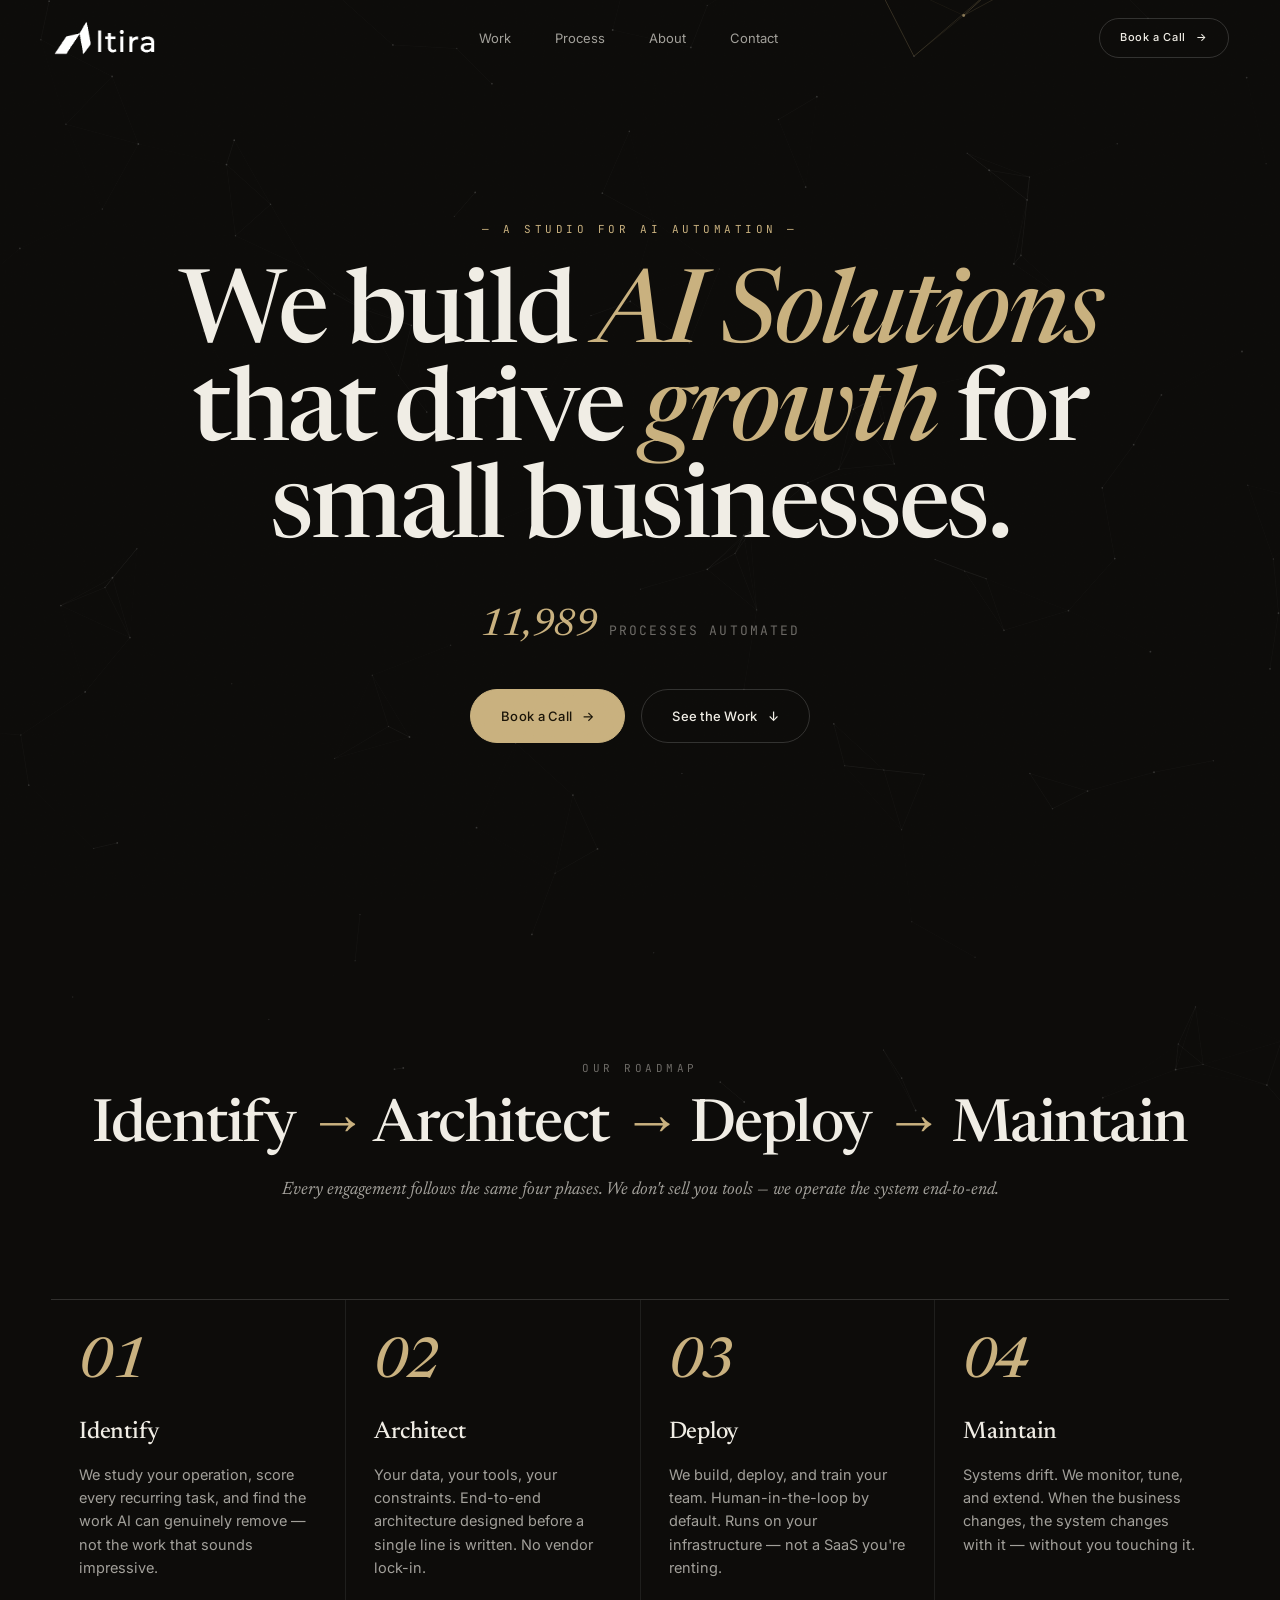
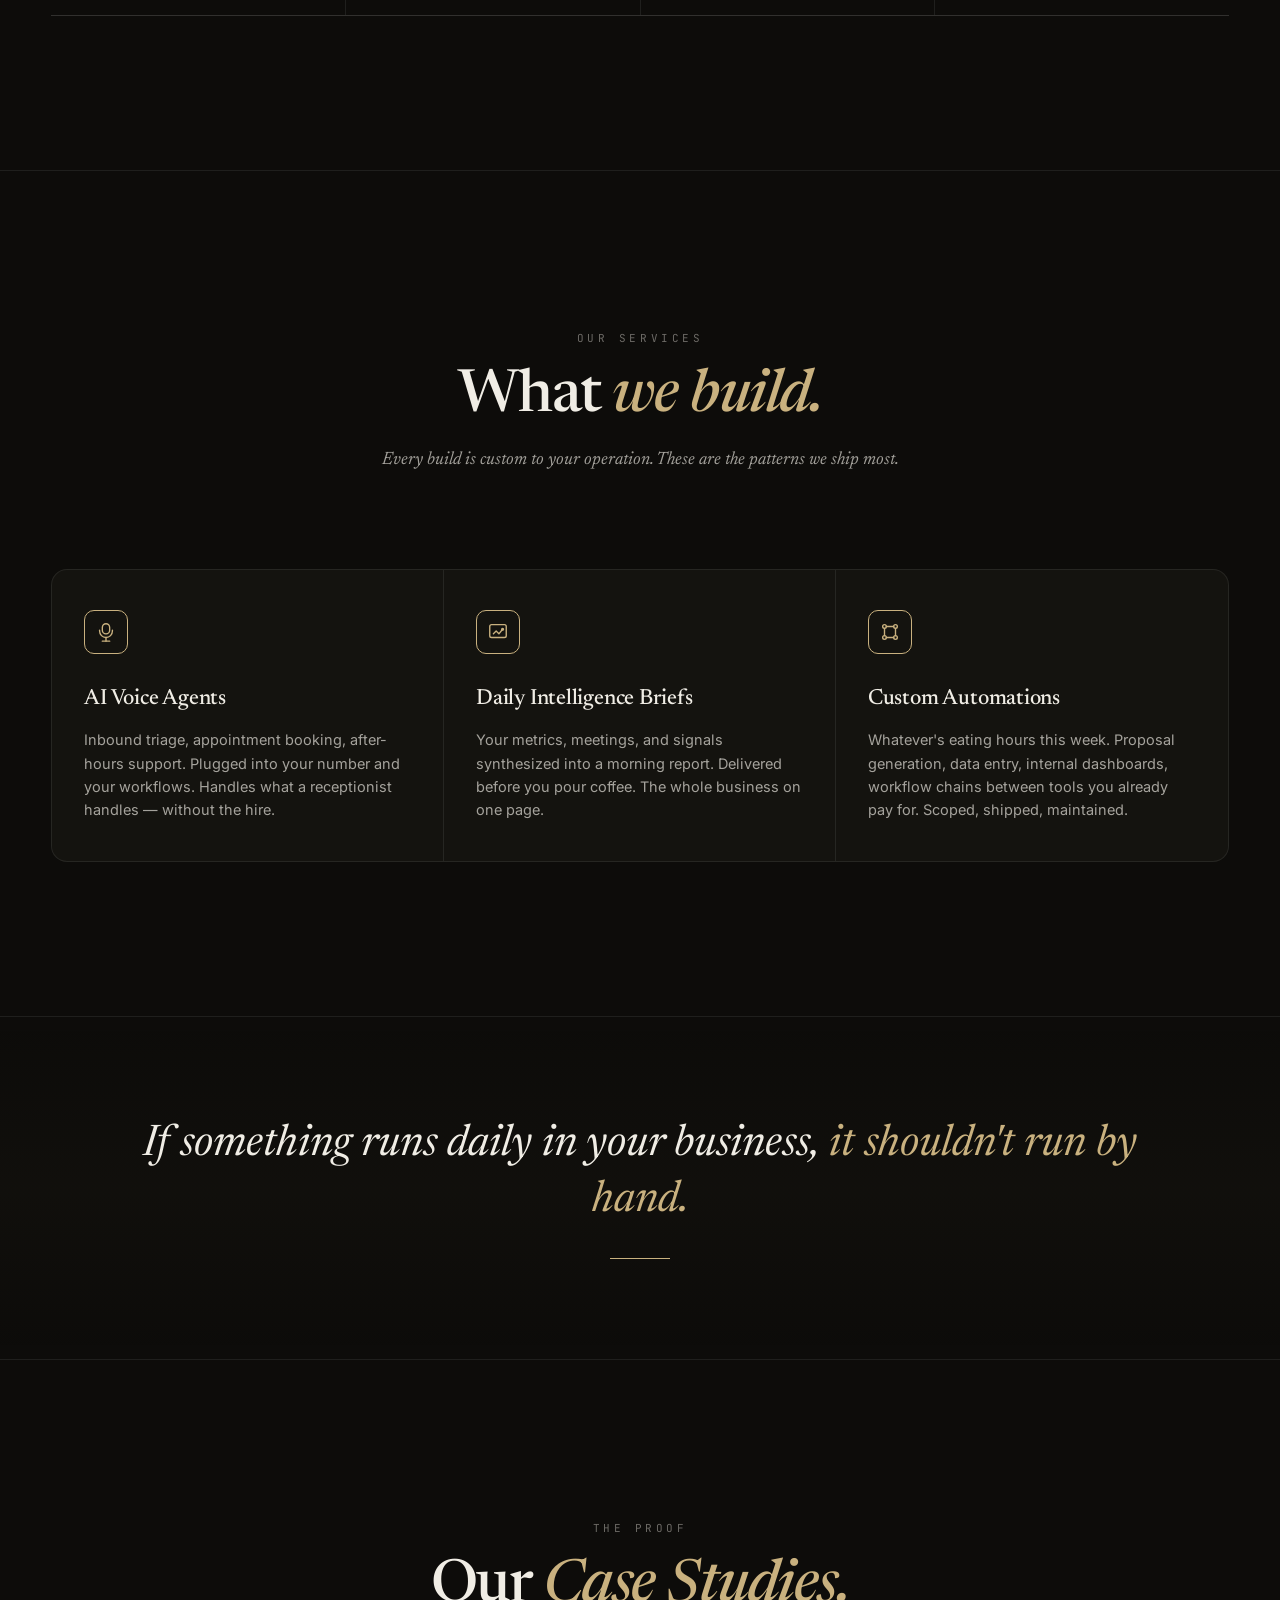
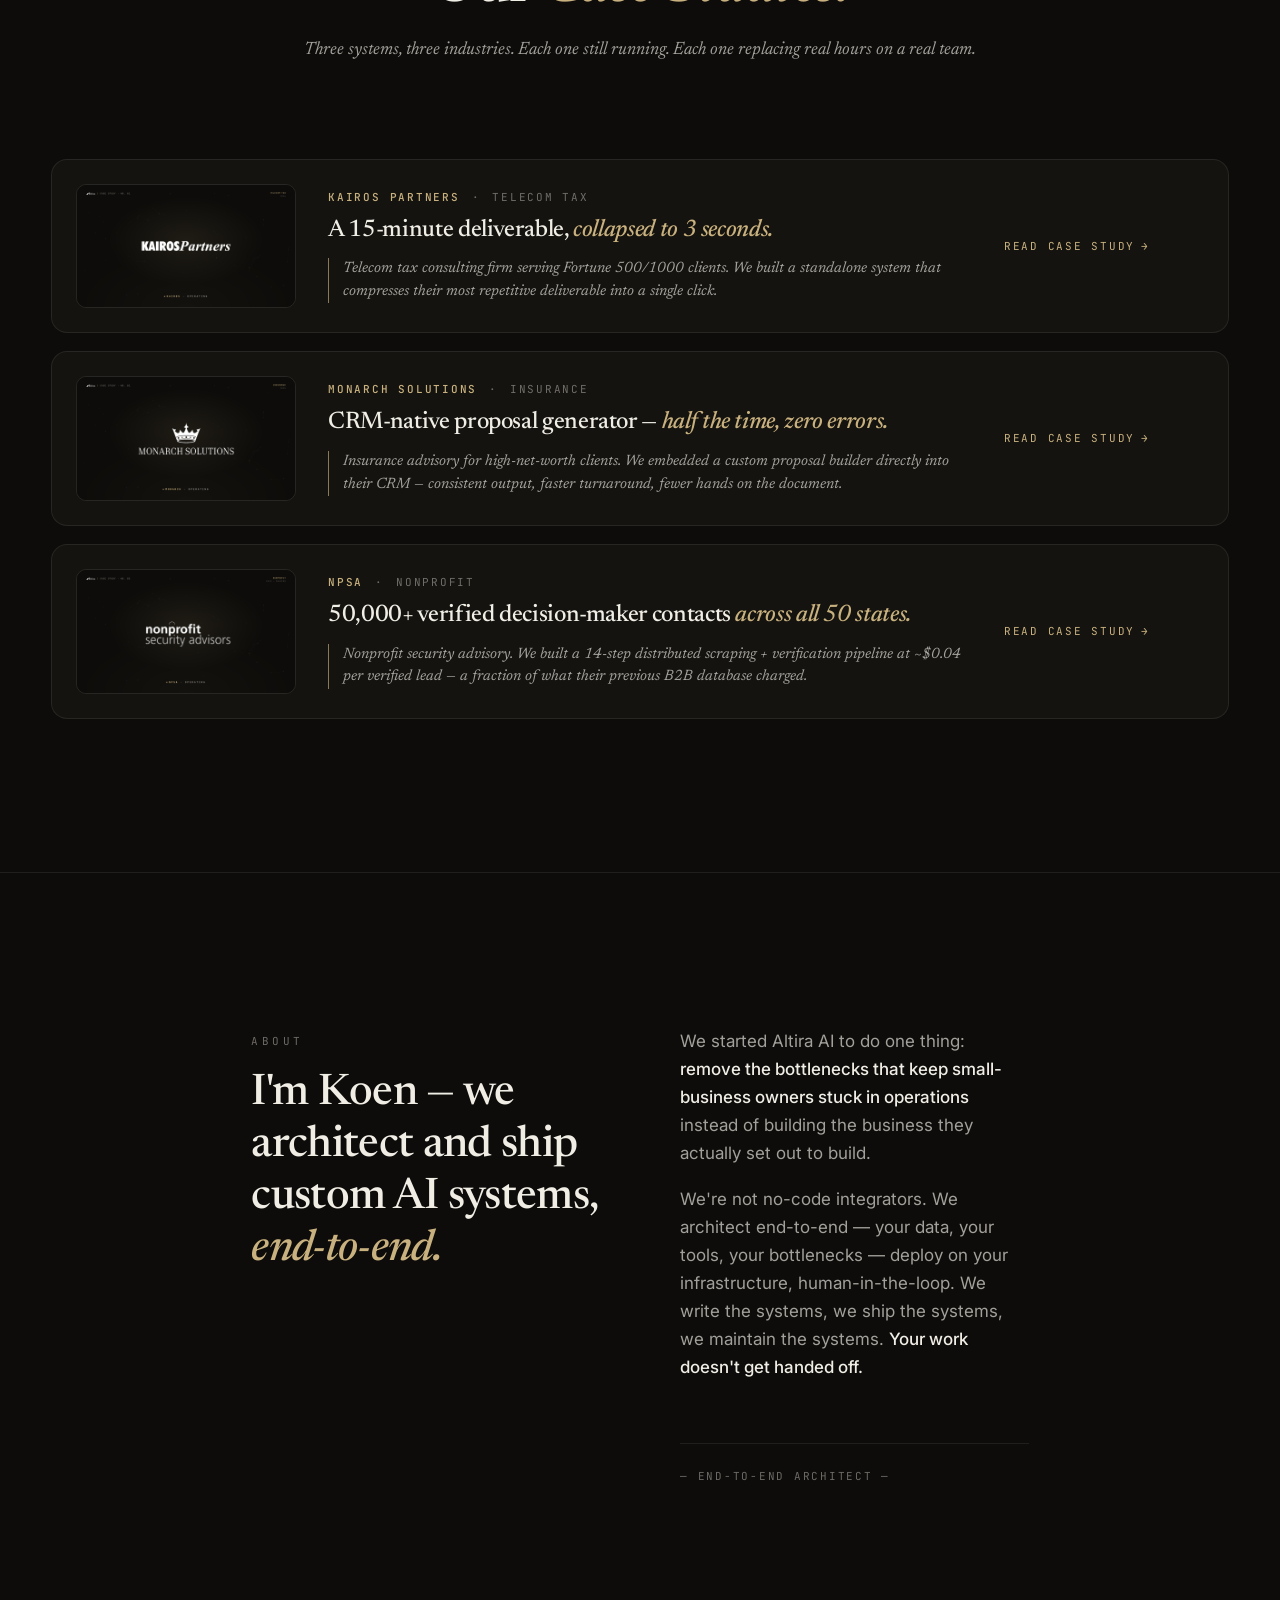
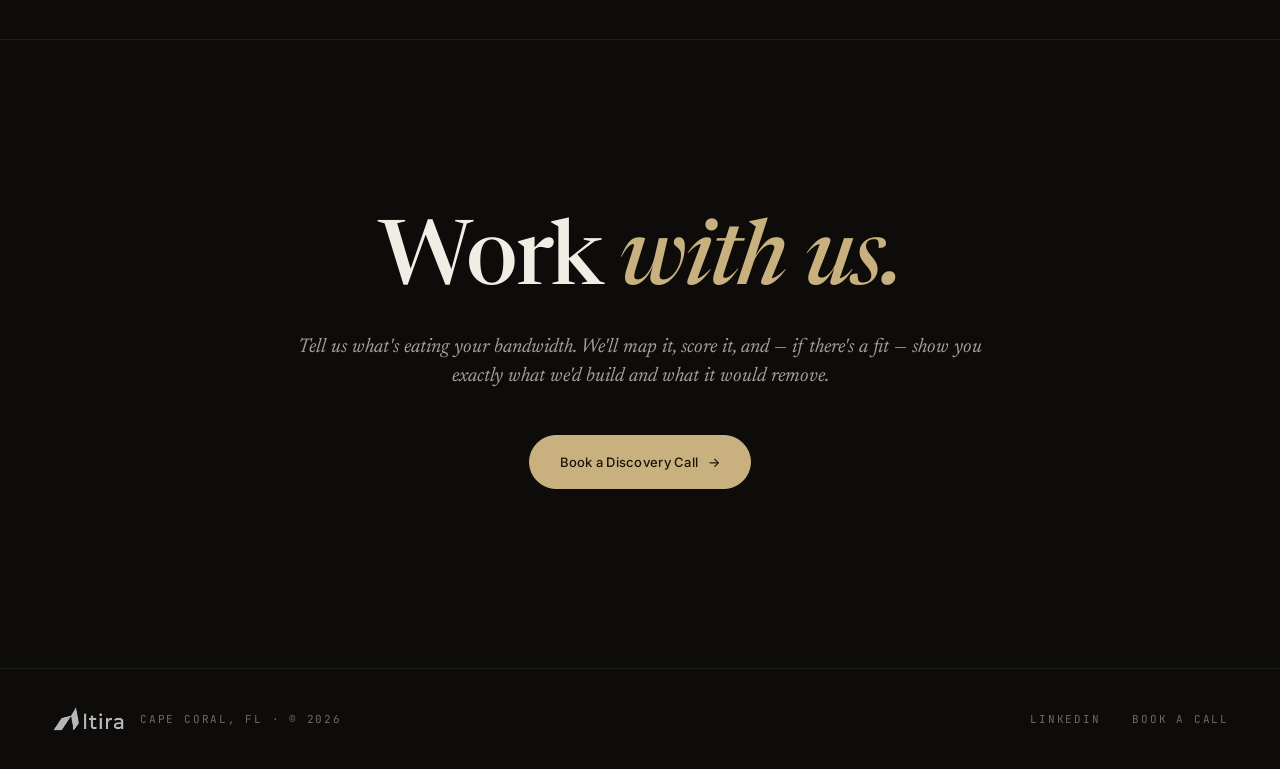
<file: index.html>
<!DOCTYPE html>
<html lang="en">
<head>
<meta charset="UTF-8">
<meta name="viewport" content="width=device-width, initial-scale=1.0">
<meta name="description" content="Altira AI — Custom AI systems that remove the bottlenecks in small and medium businesses. Identify, architect, deploy, maintain.">
<title>Altira AI — Custom AI Systems for Small Businesses</title>

<link rel="preconnect" href="https://fonts.googleapis.com">
<link rel="preconnect" href="https://fonts.gstatic.com" crossorigin>
<link href="https://fonts.googleapis.com/css2?family=Inter:wght@400;500;600&family=Newsreader:opsz,ital,wght@6..72,0,400;6..72,0,500;6..72,0,600;6..72,1,400;6..72,1,500&family=JetBrains+Mono:wght@400;500&display=swap" rel="stylesheet">

<link rel="stylesheet" href="styles/tokens.css">
<link rel="stylesheet" href="styles/base.css">
<link rel="stylesheet" href="styles/components.css">
</head>
<body>

<canvas id="constellation" aria-hidden="true"></canvas>

<!-- ===== NAV ===== -->
<header class="nav">
  <div class="nav__inner">
    <a href="#" class="nav__brand" aria-label="Altira AI — home">
      <img src="assets/logo-lockup.png" alt="Altira AI" class="nav__logo">
    </a>
    <nav class="nav__links" aria-label="primary">
      <a href="#work" class="nav__link">Work</a>
      <a href="#process" class="nav__link">Process</a>
      <a href="#about" class="nav__link">About</a>
      <a href="#contact" class="nav__link">Contact</a>
    </nav>
    <a class="btn btn--ghost btn--sm" href="https://calendly.com/koenullrich/discovery-call" target="_blank" rel="noopener">
      Book a Call <span class="btn__arrow">→</span>
    </a>
  </div>
</header>

<main>

  <!-- ===== HERO ===== -->
  <section class="hero">
    <div class="hero__content">
      <span class="hero__cap">— A studio for AI automation —</span>
      <h1 class="hero__title">
        <span class="hero__title-word" style="--i:0">We</span>
        <span class="hero__title-word" style="--i:1">build</span>
        <span class="hero__title-word hero__title-word--accent" style="--i:2">AI&nbsp;Solutions</span>
        <span class="hero__title-word" style="--i:3">that</span>
        <span class="hero__title-word" style="--i:4">drive</span>
        <span class="hero__title-word hero__title-word--accent" style="--i:5">growth</span>
        <span class="hero__title-word" style="--i:6">for</span>
        <span class="hero__title-word" style="--i:7">small</span>
        <span class="hero__title-word" style="--i:8">businesses.</span>
      </h1>

      <div class="hero__counter" aria-label="Processes automated">
        <span class="hero__counter__stat">
          <span class="hero__counter__num" data-counter="12000">0</span><span class="hero__counter__plus" aria-hidden="true">+</span>
        </span>
        <span class="hero__counter__label">Processes automated</span>
      </div>

      <div class="hero__ctas">
        <a class="btn btn--primary" href="https://calendly.com/koenullrich/discovery-call" target="_blank" rel="noopener">
          Book a Call <span class="btn__arrow">→</span>
        </a>
        <a class="btn btn--ghost" href="#work">
          See the Work <span class="btn__arrow">↓</span>
        </a>
      </div>
    </div>
  </section>

  <!-- ===== PROCESS ===== -->
  <section class="section" id="process">
    <div class="container">
      <div class="section__header section__header--center" data-reveal>
        <span class="eyebrow">Our Roadmap</span>
        <h2 class="section__title">Identify <em>→</em> Architect <em>→</em> Deploy <em>→</em> Maintain</h2>
        <p class="section__subtitle">Every engagement follows the same four phases. We don't sell you tools — we operate the system end-to-end.</p>
      </div>
      <div class="process__grid">
        <div class="process__step" data-reveal>
          <div class="process__num">01</div>
          <h3 class="process__title">Identify</h3>
          <p class="process__copy">We study your operation, score every recurring task, and find the work AI can genuinely remove — not the work that sounds impressive.</p>
        </div>
        <div class="process__step" data-reveal style="--reveal-delay:80ms">
          <div class="process__num">02</div>
          <h3 class="process__title">Architect</h3>
          <p class="process__copy">Your data, your tools, your constraints. End-to-end architecture designed before a single line is written. No vendor lock-in.</p>
        </div>
        <div class="process__step" data-reveal style="--reveal-delay:160ms">
          <div class="process__num">03</div>
          <h3 class="process__title">Deploy</h3>
          <p class="process__copy">We build, deploy, and train your team. Human-in-the-loop by default. Runs on your infrastructure — not a SaaS you're renting.</p>
        </div>
        <div class="process__step" data-reveal style="--reveal-delay:240ms">
          <div class="process__num">04</div>
          <h3 class="process__title">Maintain</h3>
          <p class="process__copy">Systems drift. We monitor, tune, and extend. When the business changes, the system changes with it — without you touching it.</p>
        </div>
      </div>
    </div>
  </section>

  <!-- ===== SERVICES ===== -->
  <section class="section" id="services">
    <div class="container">
      <div class="section__header section__header--center" data-reveal>
        <span class="eyebrow">Our Services</span>
        <h2 class="section__title">What <em>we build.</em></h2>
        <p class="section__subtitle">Every build is custom to your operation. These are the patterns we ship most.</p>
      </div>
      <div class="services__grid">
        <article class="service" data-reveal>
          <div class="service__icon" aria-hidden="true">
            <svg viewBox="0 0 24 24" fill="none" stroke="currentColor" stroke-width="1.5" stroke-linecap="round" stroke-linejoin="round">
              <path d="M12 3a4 4 0 0 0-4 4v3a4 4 0 0 0 8 0V7a4 4 0 0 0-4-4z"/>
              <path d="M19 10v1a7 7 0 0 1-14 0v-1"/>
              <line x1="12" y1="18" x2="12" y2="22"/>
              <line x1="8" y1="22" x2="16" y2="22"/>
            </svg>
          </div>
          <h3 class="service__title">AI Voice Agents</h3>
          <p class="service__desc">Inbound triage, appointment booking, after-hours support. Plugged into your number and your workflows. Handles what a receptionist handles — without the hire.</p>
        </article>
        <article class="service" data-reveal style="--reveal-delay:80ms">
          <div class="service__icon" aria-hidden="true">
            <svg viewBox="0 0 24 24" fill="none" stroke="currentColor" stroke-width="1.5" stroke-linecap="round" stroke-linejoin="round">
              <rect x="3" y="4" width="18" height="14" rx="2"/>
              <path d="M7 14l3-3 3 3 4-5"/>
              <circle cx="17" cy="9" r="1" fill="currentColor"/>
            </svg>
          </div>
          <h3 class="service__title">Daily Intelligence Briefs</h3>
          <p class="service__desc">Your metrics, meetings, and signals synthesized into a morning report. Delivered before you pour coffee. The whole business on one page.</p>
        </article>
        <article class="service" data-reveal style="--reveal-delay:160ms">
          <div class="service__icon" aria-hidden="true">
            <svg viewBox="0 0 24 24" fill="none" stroke="currentColor" stroke-width="1.5" stroke-linecap="round" stroke-linejoin="round">
              <circle cx="6" cy="6" r="2"/>
              <circle cx="18" cy="6" r="2"/>
              <circle cx="6" cy="18" r="2"/>
              <circle cx="18" cy="18" r="2"/>
              <path d="M8 6h8M8 18h8M6 8v8M18 8v8"/>
            </svg>
          </div>
          <h3 class="service__title">Custom Automations</h3>
          <p class="service__desc">Whatever's eating hours this week. Proposal generation, data entry, internal dashboards, workflow chains between tools you already pay for. Scoped, shipped, maintained.</p>
        </article>
      </div>
    </div>
  </section>

  <!-- ===== PULL QUOTE BAND ===== -->
  <section class="pull-band" data-reveal>
    <div class="container">
      <p>If something runs daily in your business, <em>it shouldn't run by hand.</em></p>
      <div class="pull-band__rule"></div>
    </div>
  </section>

  <!-- ===== CASE STUDIES ===== -->
  <section class="section" id="work">
    <div class="container">
      <div class="section__header section__header--center" data-reveal>
        <span class="eyebrow">The Proof</span>
        <h2 class="section__title">Our <em>Case Studies.</em></h2>
        <p class="section__subtitle">Three systems, three industries. Each one still running. Each one replacing real hours on a real team.</p>
      </div>
      <div class="cases__grid">

        <a class="case" href="case-studies/kairos.html" data-reveal>
          <div class="case__cover">
            <img src="assets/case-covers/kairos-cover.png" alt="Kairos Partners case study cover" loading="lazy">
          </div>
          <div class="case__body">
            <div class="case__meta">
              <span>Kairos Partners</span>
              <span>·</span>
              <span>Telecom Tax</span>
            </div>
            <h3 class="case__title">A 15-minute deliverable, <em>collapsed to 3 seconds.</em></h3>
            <p class="case__result">Telecom tax consulting firm serving Fortune 500/1000 clients. We built a standalone system that compresses their most repetitive deliverable into a single click.</p>
          </div>
          <span class="case__cta">Read case study <span class="btn__arrow">→</span></span>
        </a>

        <a class="case" href="case-studies/monarch.html" data-reveal style="--reveal-delay:120ms">
          <div class="case__cover">
            <img src="assets/case-covers/monarch-cover.png" alt="Monarch Solutions case study cover" loading="lazy">
          </div>
          <div class="case__body">
            <div class="case__meta">
              <span>Monarch Solutions</span>
              <span>·</span>
              <span>Insurance</span>
            </div>
            <h3 class="case__title">CRM-native proposal generator — <em>half the time, zero errors.</em></h3>
            <p class="case__result">Insurance advisory for high-net-worth clients. We embedded a custom proposal builder directly into their CRM — consistent output, faster turnaround, fewer hands on the document.</p>
          </div>
          <span class="case__cta">Read case study <span class="btn__arrow">→</span></span>
        </a>

        <a class="case" href="case-studies/npsa.html" data-reveal style="--reveal-delay:240ms">
          <div class="case__cover">
            <img src="assets/case-covers/npsa-cover.png" alt="NPSA case study cover" loading="lazy">
          </div>
          <div class="case__body">
            <div class="case__meta">
              <span>NPSA</span>
              <span>·</span>
              <span>Nonprofit</span>
            </div>
            <h3 class="case__title">50,000+ verified decision-maker contacts <em>across all 50 states.</em></h3>
            <p class="case__result">Nonprofit security advisory. We built a 14-step distributed scraping + verification pipeline at ~$0.04 per verified lead — a fraction of what their previous B2B database charged.</p>
          </div>
          <span class="case__cta">Read case study <span class="btn__arrow">→</span></span>
        </a>

      </div>
    </div>
  </section>

  <!-- ===== ABOUT ===== -->
  <section class="section" id="about">
    <div class="container container--narrow">
      <div class="about" data-reveal>
        <div>
          <span class="eyebrow">About</span>
          <h3 class="about__headline" style="margin-top:var(--space-4)">I'm Koen — we architect and ship custom AI systems, <em>end-to-end.</em></h3>
        </div>
        <div class="about__main">
          <p>We started Altira AI to do one thing: <strong>remove the bottlenecks that keep small-business owners stuck in operations</strong> instead of building the business they actually set out to build.</p>
          <p>We're not no-code integrators. We architect end-to-end — your data, your tools, your bottlenecks — deploy on your infrastructure, human-in-the-loop. We write the systems, we ship the systems, we maintain the systems. <strong>Your work doesn't get handed off.</strong></p>
          <div class="about__stats">
            <span class="about__stats__item">— End-to-End Architect —</span>
          </div>
        </div>
      </div>
    </div>
  </section>

  <!-- ===== FINAL CTA ===== -->
  <section class="section final" id="contact">
    <div class="container container--narrow">
      <h2 class="final__title" data-reveal>Work <em>with us.</em></h2>
      <p class="final__subtitle" data-reveal style="--reveal-delay:100ms">Tell us what's eating your bandwidth. We'll map it, score it, and — if there's a fit — show you exactly what we'd build and what it would remove.</p>
      <div data-reveal style="--reveal-delay:200ms">
        <a class="btn btn--primary" href="https://calendly.com/koenullrich/discovery-call" target="_blank" rel="noopener">
          Book a Discovery Call <span class="btn__arrow">→</span>
        </a>
      </div>
    </div>
  </section>

</main>

<!-- ===== FOOTER ===== -->
<footer class="footer">
  <div class="footer__inner">
    <div class="footer__brand">
      <img src="assets/logo-lockup.png" alt="Altira AI" class="footer__logo">
      <span class="footer__meta">Cape Coral, FL · © 2026</span>
    </div>
    <div class="footer__links">
      <a href="https://www.linkedin.com/in/koenullrich/" target="_blank" rel="noopener">LinkedIn</a>
      <a href="https://calendly.com/koenullrich/discovery-call" target="_blank" rel="noopener">Book a Call</a>
    </div>
  </div>
</footer>

<script src="scripts/main.js"></script>
</body>
</html>
</file>
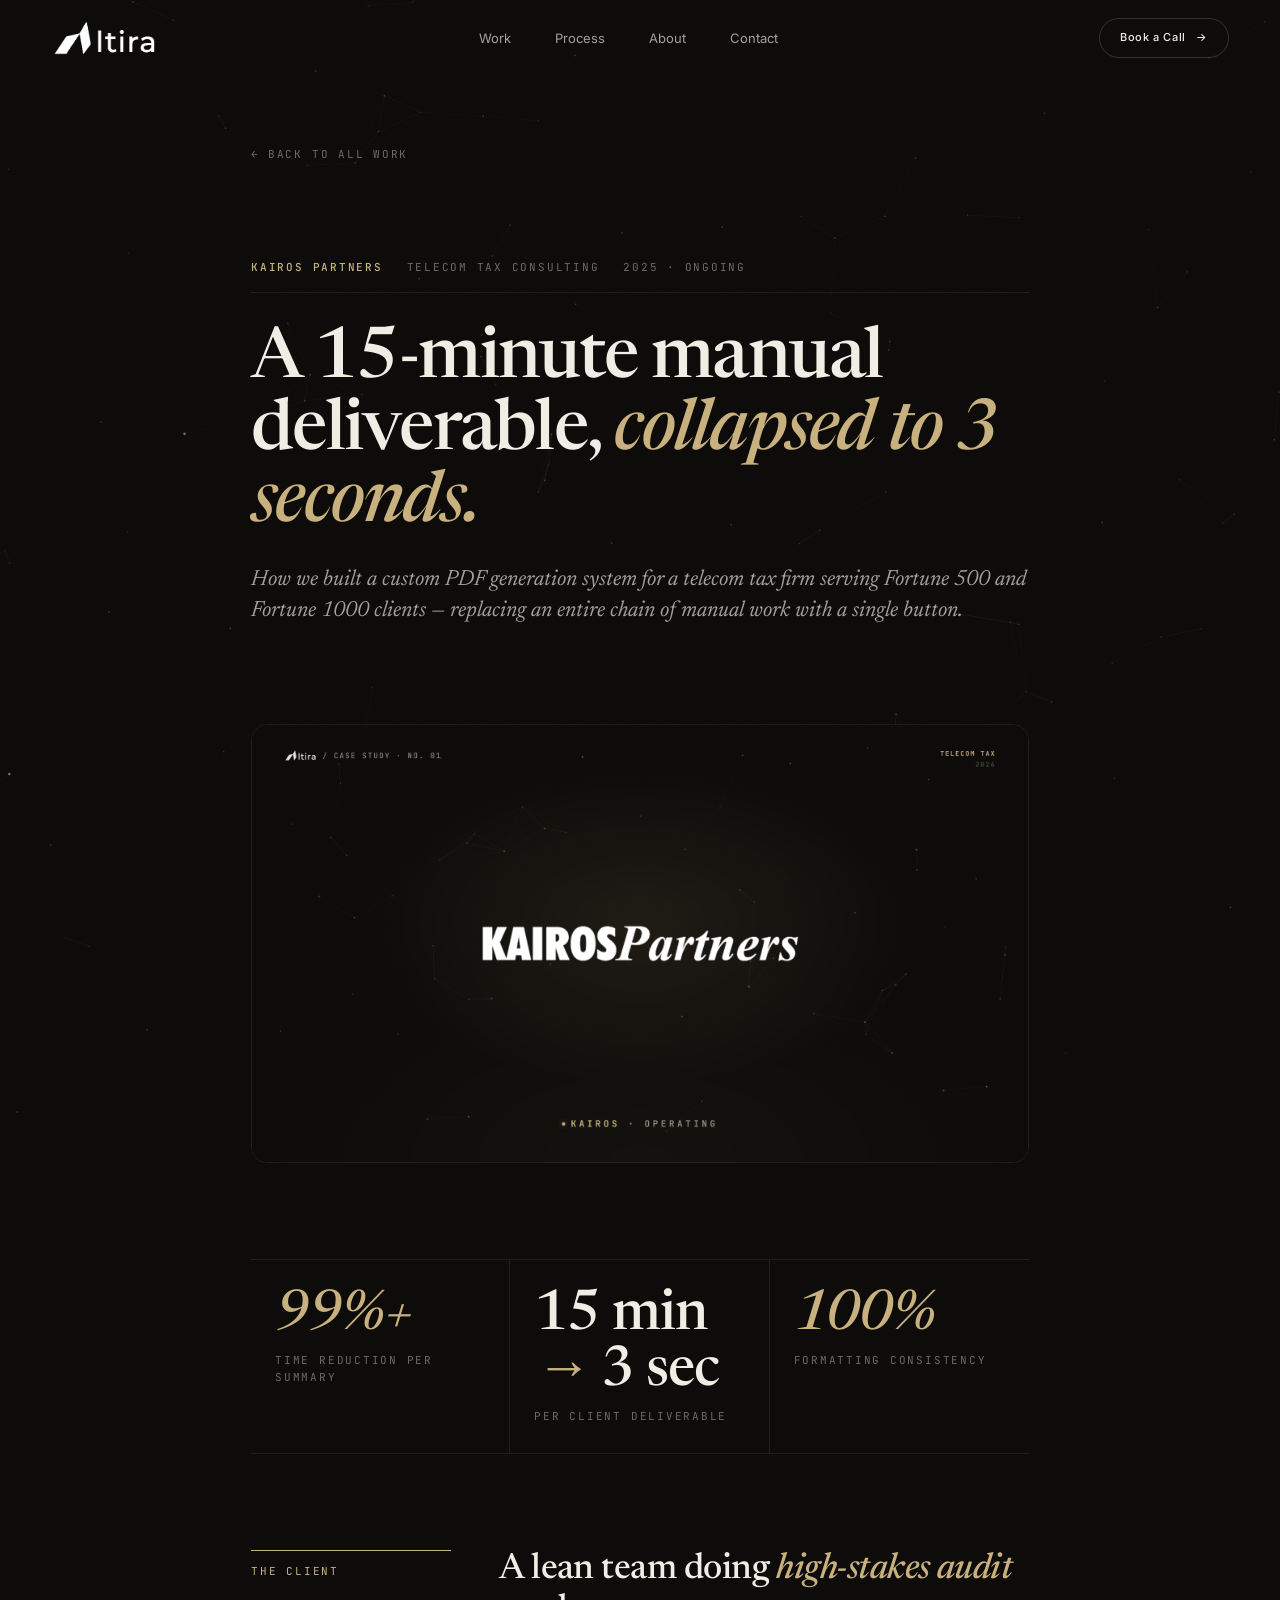
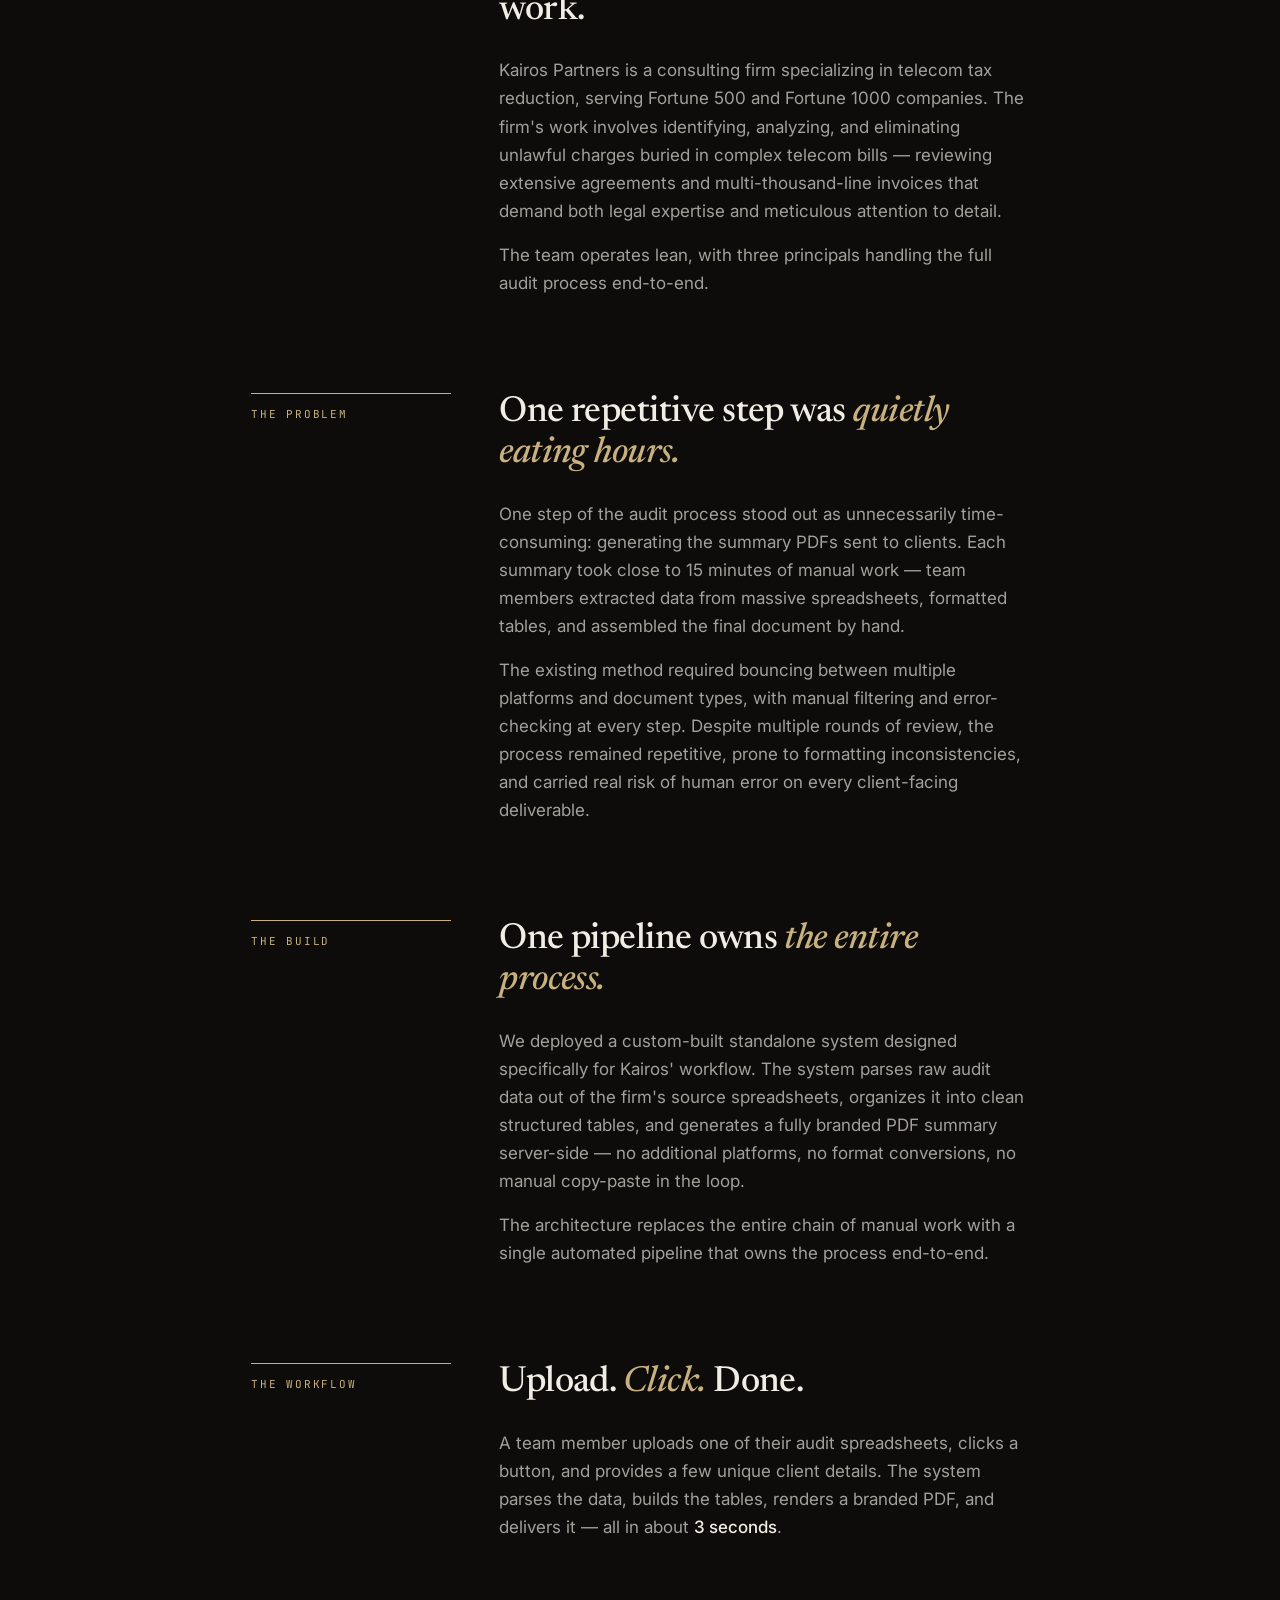
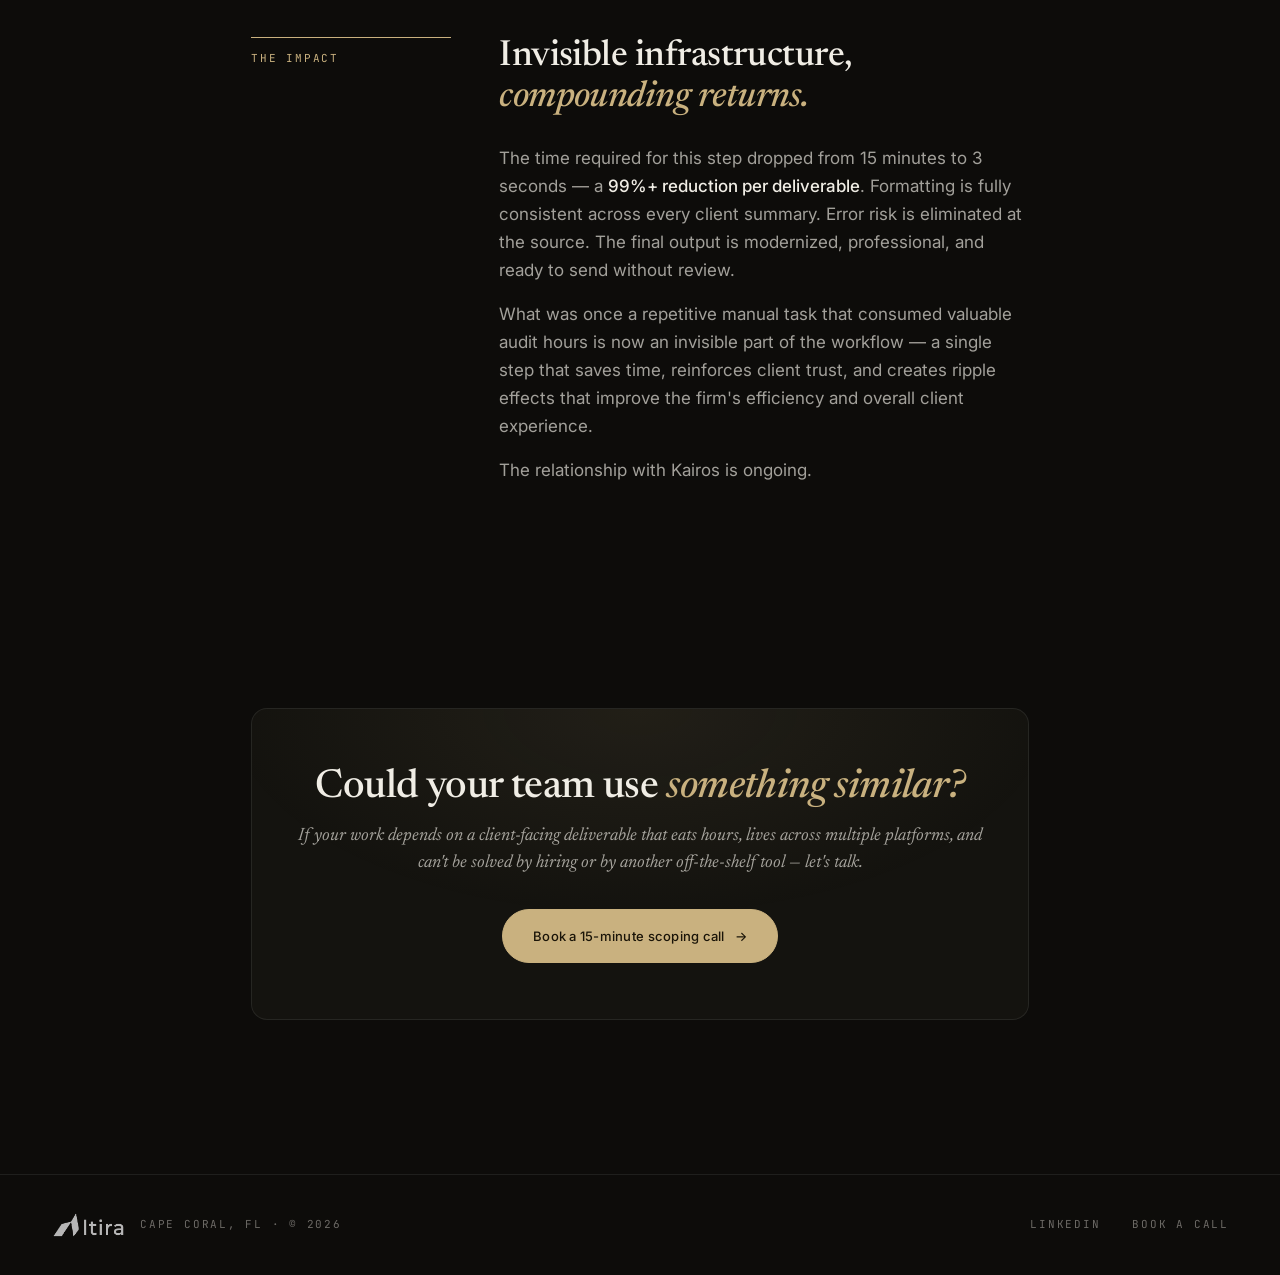
<file: case-studies/kairos.html>
<!DOCTYPE html>
<html lang="en">
<head>
<meta charset="UTF-8">
<meta name="viewport" content="width=device-width, initial-scale=1.0">
<meta name="description" content="Kairos Partners case study — how Altira AI cut a 15-minute manual summary-PDF task to 3 seconds for a Fortune-500 telecom tax consultancy.">
<title>Kairos Partners — Altira AI Case Study</title>
<link rel="preconnect" href="https://fonts.googleapis.com">
<link rel="preconnect" href="https://fonts.gstatic.com" crossorigin>
<link href="https://fonts.googleapis.com/css2?family=Inter:wght@400;500;600&family=Newsreader:opsz,ital,wght@6..72,0,400;6..72,0,500;6..72,0,600;6..72,1,400;6..72,1,500&family=JetBrains+Mono:wght@400;500&display=swap" rel="stylesheet">
<link rel="stylesheet" href="../styles/tokens.css">
<link rel="stylesheet" href="../styles/base.css">
<link rel="stylesheet" href="../styles/components.css">
</head>
<body>

<canvas id="constellation" aria-hidden="true"></canvas>

<header class="nav">
  <div class="nav__inner">
    <a href="../index.html" class="nav__brand" aria-label="Altira AI — home">
      <img src="../assets/logo-lockup.png" alt="Altira AI" class="nav__logo">
    </a>
    <nav class="nav__links" aria-label="primary">
      <a href="../index.html#work" class="nav__link">Work</a>
      <a href="../index.html#process" class="nav__link">Process</a>
      <a href="../index.html#about" class="nav__link">About</a>
      <a href="../index.html#contact" class="nav__link">Contact</a>
    </nav>
    <a class="btn btn--ghost btn--sm" href="https://calendly.com/koenullrich/discovery-call" target="_blank" rel="noopener">
      Book a Call <span class="btn__arrow">→</span>
    </a>
  </div>
</header>

<main>
<article class="study">
  <div class="container container--narrow">

    <a class="study__back" href="../index.html#work">
      <span class="study__back__arrow">←</span> Back to all work
    </a>

    <header class="study__header" data-reveal>
      <div class="study__meta">
        <span>Kairos Partners</span>
        <span>Telecom Tax Consulting</span>
        <span>2025 · Ongoing</span>
      </div>
      <h1 class="study__title">A 15-minute manual deliverable, <em>collapsed to 3 seconds.</em></h1>
      <p class="study__subtitle">How we built a custom PDF generation system for a telecom tax firm serving Fortune 500 and Fortune 1000 clients — replacing an entire chain of manual work with a single button.</p>
    </header>

    <div class="study__cover" data-reveal>
      <img src="../assets/case-covers/kairos-cover.png" alt="Kairos Partners case study cover">
    </div>

    <div class="study__glance" data-reveal>
      <div>
        <div class="glance__num"><span class="accent">99%+</span></div>
        <div class="glance__label">Time reduction per summary</div>
      </div>
      <div>
        <div class="glance__num">15 min <em>→</em> 3 sec</div>
        <div class="glance__label">Per client deliverable</div>
      </div>
      <div>
        <div class="glance__num"><em>100%</em></div>
        <div class="glance__label">Formatting consistency</div>
      </div>
    </div>

    <div class="study__body">

      <section class="study__section" data-reveal>
        <div class="study__section__label">The Client</div>
        <div>
          <h2 class="study__section__title">A lean team doing <em>high-stakes audit</em> work.</h2>
          <div class="study__section__prose">
            <p>Kairos Partners is a consulting firm specializing in telecom tax reduction, serving Fortune 500 and Fortune 1000 companies. The firm's work involves identifying, analyzing, and eliminating unlawful charges buried in complex telecom bills — reviewing extensive agreements and multi-thousand-line invoices that demand both legal expertise and meticulous attention to detail.</p>
            <p>The team operates lean, with three principals handling the full audit process end-to-end.</p>
          </div>
        </div>
      </section>

      <section class="study__section" data-reveal>
        <div class="study__section__label">The Problem</div>
        <div>
          <h2 class="study__section__title">One repetitive step was <em>quietly eating hours.</em></h2>
          <div class="study__section__prose">
            <p>One step of the audit process stood out as unnecessarily time-consuming: generating the summary PDFs sent to clients. Each summary took close to 15 minutes of manual work — team members extracted data from massive spreadsheets, formatted tables, and assembled the final document by hand.</p>
            <p>The existing method required bouncing between multiple platforms and document types, with manual filtering and error-checking at every step. Despite multiple rounds of review, the process remained repetitive, prone to formatting inconsistencies, and carried real risk of human error on every client-facing deliverable.</p>
          </div>
        </div>
      </section>

      <section class="study__section" data-reveal>
        <div class="study__section__label">The Build</div>
        <div>
          <h2 class="study__section__title">One pipeline owns <em>the entire process.</em></h2>
          <div class="study__section__prose">
            <p>We deployed a custom-built standalone system designed specifically for Kairos' workflow. The system parses raw audit data out of the firm's source spreadsheets, organizes it into clean structured tables, and generates a fully branded PDF summary server-side — no additional platforms, no format conversions, no manual copy-paste in the loop.</p>
            <p>The architecture replaces the entire chain of manual work with a single automated pipeline that owns the process end-to-end.</p>
          </div>
        </div>
      </section>

      <section class="study__section" data-reveal>
        <div class="study__section__label">The Workflow</div>
        <div>
          <h2 class="study__section__title">Upload. <em>Click.</em> Done.</h2>
          <div class="study__section__prose">
            <p>A team member uploads one of their audit spreadsheets, clicks a button, and provides a few unique client details. The system parses the data, builds the tables, renders a branded PDF, and delivers it — all in about <strong>3 seconds</strong>.</p>
          </div>
        </div>
      </section>

      <section class="study__section" data-reveal>
        <div class="study__section__label">The Impact</div>
        <div>
          <h2 class="study__section__title">Invisible infrastructure, <em>compounding returns.</em></h2>
          <div class="study__section__prose">
            <p>The time required for this step dropped from 15 minutes to 3 seconds — a <strong>99%+ reduction per deliverable</strong>. Formatting is fully consistent across every client summary. Error risk is eliminated at the source. The final output is modernized, professional, and ready to send without review.</p>
            <p>What was once a repetitive manual task that consumed valuable audit hours is now an invisible part of the workflow — a single step that saves time, reinforces client trust, and creates ripple effects that improve the firm's efficiency and overall client experience.</p>
            <p>The relationship with Kairos is ongoing.</p>
          </div>
        </div>
      </section>

      <div class="study__cta" data-reveal>
        <h3 class="study__cta__title">Could your team use <em>something similar?</em></h3>
        <p class="study__cta__sub">If your work depends on a client-facing deliverable that eats hours, lives across multiple platforms, and can't be solved by hiring or by another off-the-shelf tool — let's talk.</p>
        <a class="btn btn--primary" href="https://calendly.com/koenullrich/discovery-call" target="_blank" rel="noopener">
          Book a 15-minute scoping call <span class="btn__arrow">→</span>
        </a>
      </div>

    </div>
  </div>
</article>
</main>

<footer class="footer">
  <div class="footer__inner">
    <div class="footer__brand">
      <img src="../assets/logo-lockup.png" alt="Altira AI" class="footer__logo">
      <span class="footer__meta">Cape Coral, FL · © 2026</span>
    </div>
    <div class="footer__links">
      <a href="https://www.linkedin.com/in/koenullrich/" target="_blank" rel="noopener">LinkedIn</a>
      <a href="https://calendly.com/koenullrich/discovery-call" target="_blank" rel="noopener">Book a Call</a>
    </div>
  </div>
</footer>

<script src="../scripts/main.js"></script>
</body>
</html>
</file>
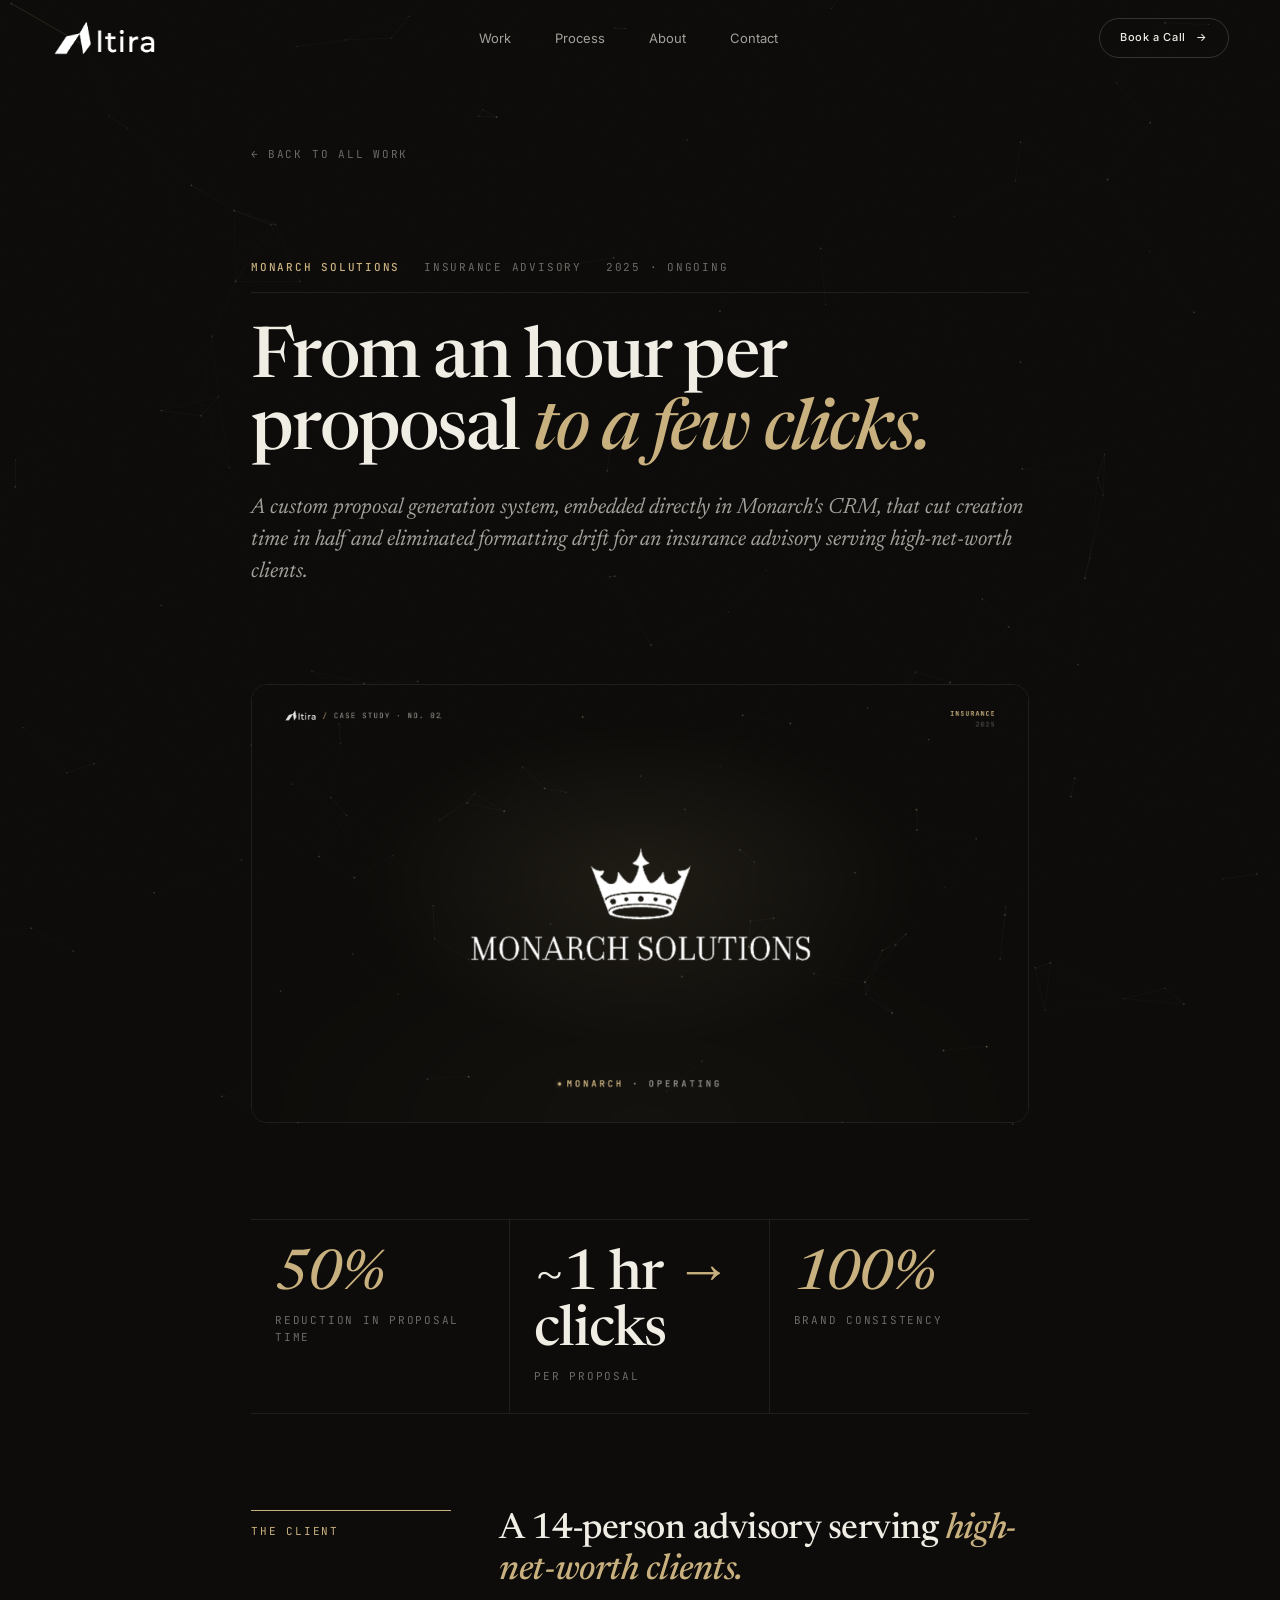
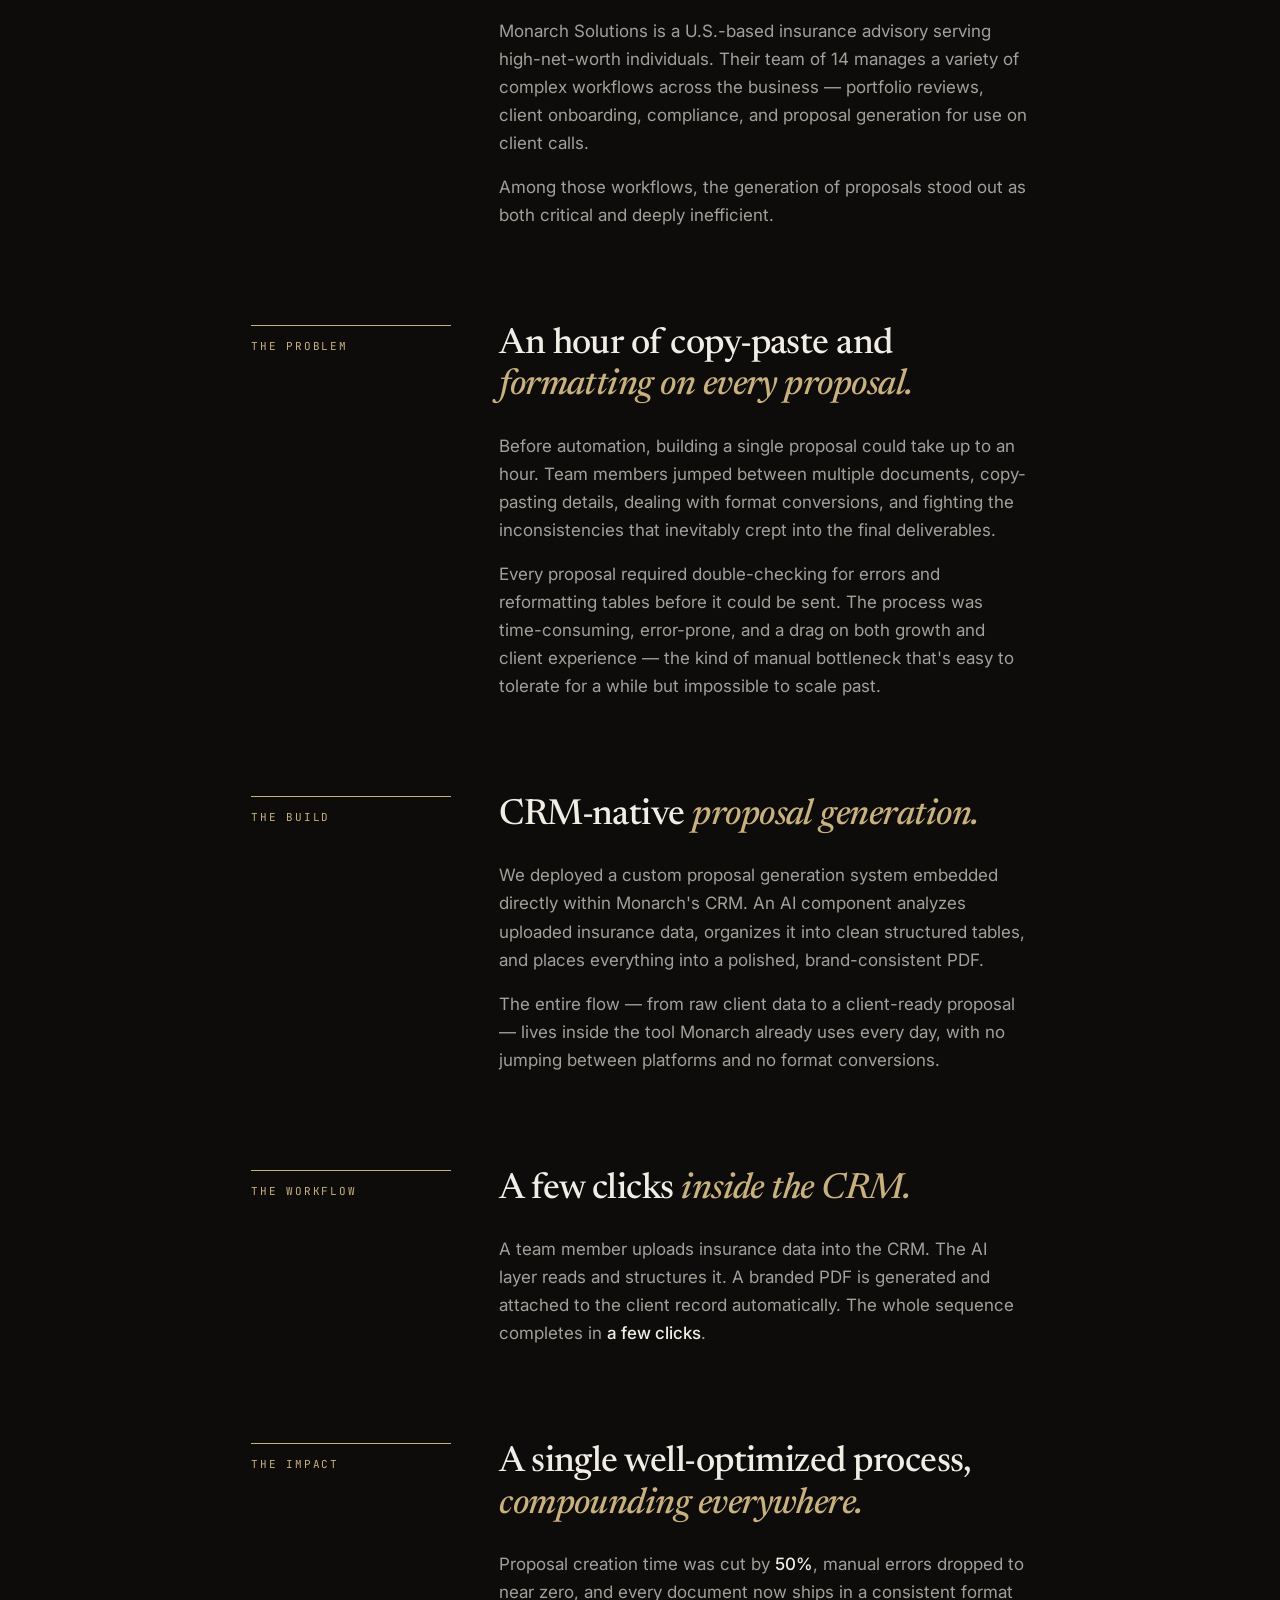
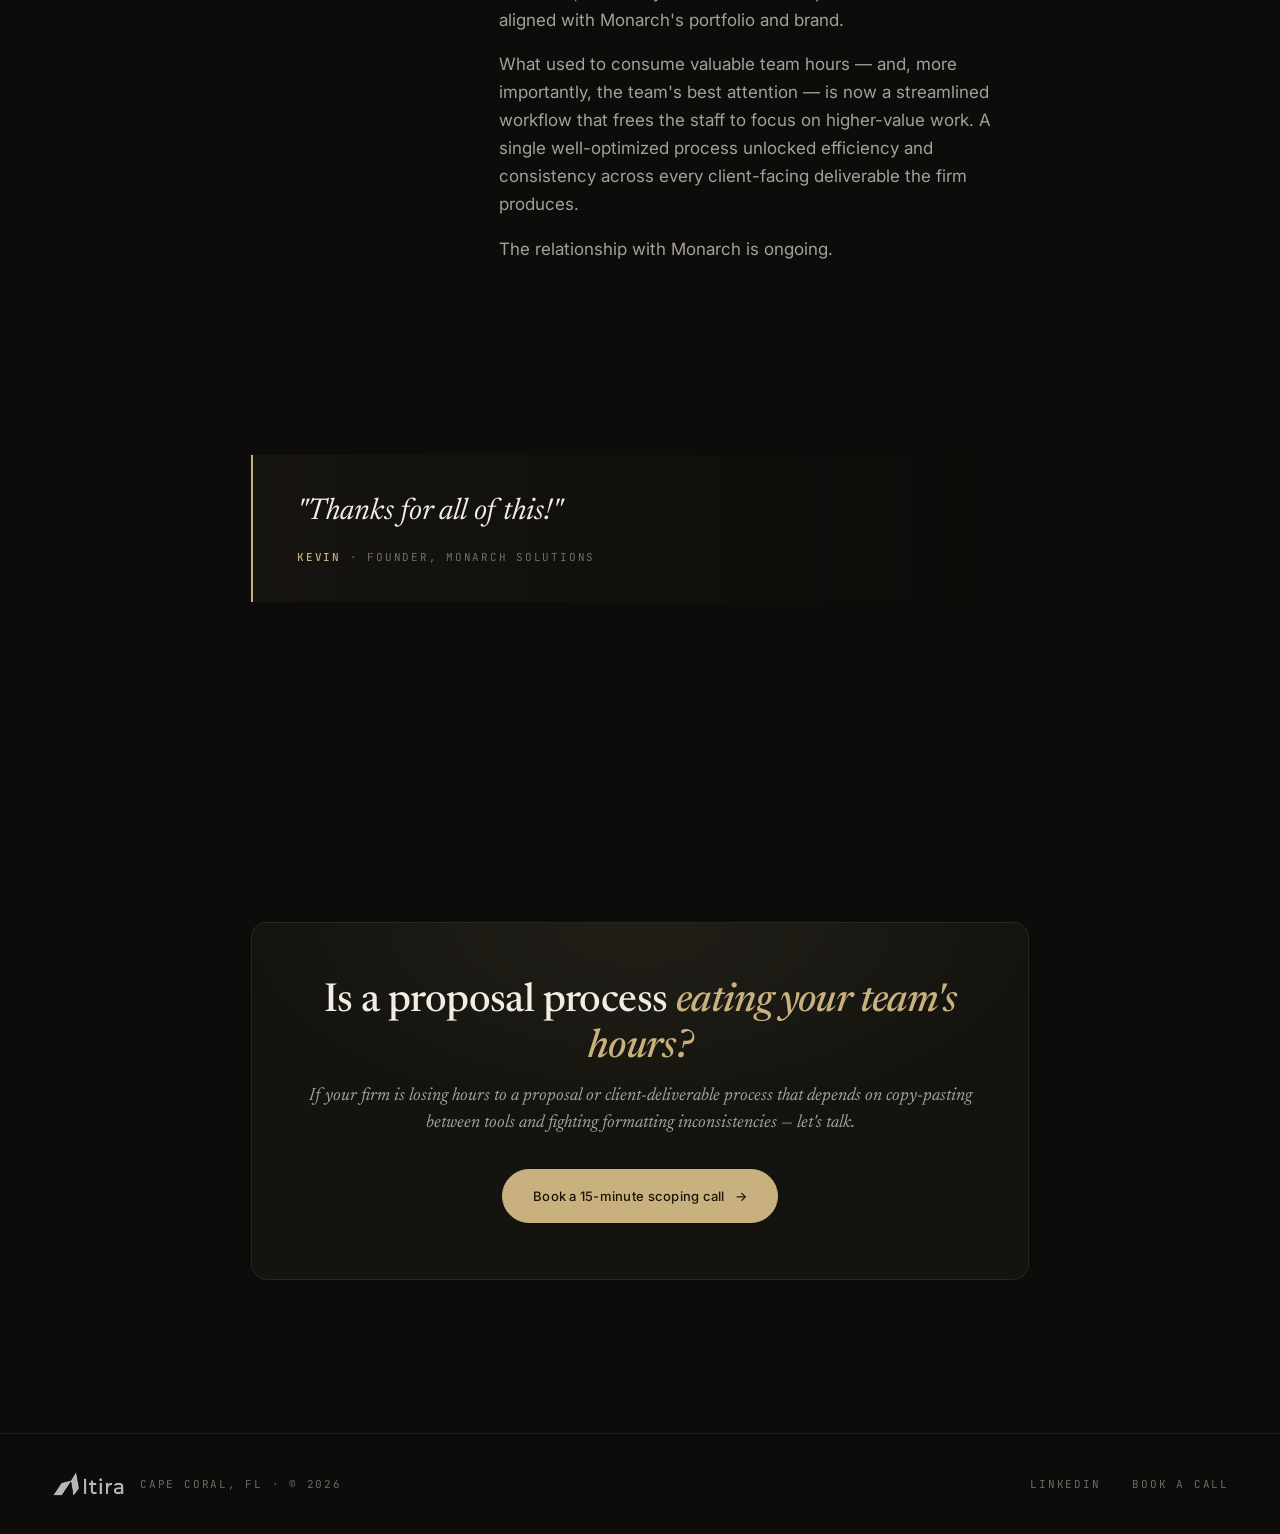
<file: case-studies/monarch.html>
<!DOCTYPE html>
<html lang="en">
<head>
<meta charset="UTF-8">
<meta name="viewport" content="width=device-width, initial-scale=1.0">
<meta name="description" content="Monarch Solutions case study — how Altira AI built a CRM-native proposal generator for an insurance advisory serving high-net-worth clients, cutting proposal time in half.">
<title>Monarch Solutions — Altira AI Case Study</title>
<link rel="preconnect" href="https://fonts.googleapis.com">
<link rel="preconnect" href="https://fonts.gstatic.com" crossorigin>
<link href="https://fonts.googleapis.com/css2?family=Inter:wght@400;500;600&family=Newsreader:opsz,ital,wght@6..72,0,400;6..72,0,500;6..72,0,600;6..72,1,400;6..72,1,500&family=JetBrains+Mono:wght@400;500&display=swap" rel="stylesheet">
<link rel="stylesheet" href="../styles/tokens.css">
<link rel="stylesheet" href="../styles/base.css">
<link rel="stylesheet" href="../styles/components.css">
</head>
<body>

<canvas id="constellation" aria-hidden="true"></canvas>

<header class="nav">
  <div class="nav__inner">
    <a href="../index.html" class="nav__brand" aria-label="Altira AI — home">
      <img src="../assets/logo-lockup.png" alt="Altira AI" class="nav__logo">
    </a>
    <nav class="nav__links" aria-label="primary">
      <a href="../index.html#work" class="nav__link">Work</a>
      <a href="../index.html#process" class="nav__link">Process</a>
      <a href="../index.html#about" class="nav__link">About</a>
      <a href="../index.html#contact" class="nav__link">Contact</a>
    </nav>
    <a class="btn btn--ghost btn--sm" href="https://calendly.com/koenullrich/discovery-call" target="_blank" rel="noopener">
      Book a Call <span class="btn__arrow">→</span>
    </a>
  </div>
</header>

<main>
<article class="study">
  <div class="container container--narrow">

    <a class="study__back" href="../index.html#work">
      <span class="study__back__arrow">←</span> Back to all work
    </a>

    <header class="study__header" data-reveal>
      <div class="study__meta">
        <span>Monarch Solutions</span>
        <span>Insurance Advisory</span>
        <span>2025 · Ongoing</span>
      </div>
      <h1 class="study__title">From an hour per proposal <em>to a few clicks.</em></h1>
      <p class="study__subtitle">A custom proposal generation system, embedded directly in Monarch's CRM, that cut creation time in half and eliminated formatting drift for an insurance advisory serving high-net-worth clients.</p>
    </header>

    <div class="study__cover" data-reveal>
      <img src="../assets/case-covers/monarch-cover.png" alt="Monarch Solutions case study cover">
    </div>

    <div class="study__glance" data-reveal>
      <div>
        <div class="glance__num"><span class="accent">50%</span></div>
        <div class="glance__label">Reduction in proposal time</div>
      </div>
      <div>
        <div class="glance__num">~1 hr <em>→</em> clicks</div>
        <div class="glance__label">Per proposal</div>
      </div>
      <div>
        <div class="glance__num"><em>100%</em></div>
        <div class="glance__label">Brand consistency</div>
      </div>
    </div>

    <div class="study__body">

      <section class="study__section" data-reveal>
        <div class="study__section__label">The Client</div>
        <div>
          <h2 class="study__section__title">A 14-person advisory serving <em>high-net-worth clients.</em></h2>
          <div class="study__section__prose">
            <p>Monarch Solutions is a U.S.-based insurance advisory serving high-net-worth individuals. Their team of 14 manages a variety of complex workflows across the business — portfolio reviews, client onboarding, compliance, and proposal generation for use on client calls.</p>
            <p>Among those workflows, the generation of proposals stood out as both critical and deeply inefficient.</p>
          </div>
        </div>
      </section>

      <section class="study__section" data-reveal>
        <div class="study__section__label">The Problem</div>
        <div>
          <h2 class="study__section__title">An hour of copy-paste and <em>formatting on every proposal.</em></h2>
          <div class="study__section__prose">
            <p>Before automation, building a single proposal could take up to an hour. Team members jumped between multiple documents, copy-pasting details, dealing with format conversions, and fighting the inconsistencies that inevitably crept into the final deliverables.</p>
            <p>Every proposal required double-checking for errors and reformatting tables before it could be sent. The process was time-consuming, error-prone, and a drag on both growth and client experience — the kind of manual bottleneck that's easy to tolerate for a while but impossible to scale past.</p>
          </div>
        </div>
      </section>

      <section class="study__section" data-reveal>
        <div class="study__section__label">The Build</div>
        <div>
          <h2 class="study__section__title">CRM-native <em>proposal generation.</em></h2>
          <div class="study__section__prose">
            <p>We deployed a custom proposal generation system embedded directly within Monarch's CRM. An AI component analyzes uploaded insurance data, organizes it into clean structured tables, and places everything into a polished, brand-consistent PDF.</p>
            <p>The entire flow — from raw client data to a client-ready proposal — lives inside the tool Monarch already uses every day, with no jumping between platforms and no format conversions.</p>
          </div>
        </div>
      </section>

      <section class="study__section" data-reveal>
        <div class="study__section__label">The Workflow</div>
        <div>
          <h2 class="study__section__title">A few clicks <em>inside the CRM.</em></h2>
          <div class="study__section__prose">
            <p>A team member uploads insurance data into the CRM. The AI layer reads and structures it. A branded PDF is generated and attached to the client record automatically. The whole sequence completes in <strong>a few clicks</strong>.</p>
          </div>
        </div>
      </section>

      <section class="study__section" data-reveal>
        <div class="study__section__label">The Impact</div>
        <div>
          <h2 class="study__section__title">A single well-optimized process, <em>compounding everywhere.</em></h2>
          <div class="study__section__prose">
            <p>Proposal creation time was cut by <strong>50%</strong>, manual errors dropped to near zero, and every document now ships in a consistent format aligned with Monarch's portfolio and brand.</p>
            <p>What used to consume valuable team hours — and, more importantly, the team's best attention — is now a streamlined workflow that frees the staff to focus on higher-value work. A single well-optimized process unlocked efficiency and consistency across every client-facing deliverable the firm produces.</p>
            <p>The relationship with Monarch is ongoing.</p>
          </div>
        </div>
      </section>

      <div class="study__quote" data-reveal>
        <p class="study__quote__text">"Thanks for all of this!"</p>
        <div class="study__quote__author"><strong>Kevin</strong> · Founder, Monarch Solutions</div>
      </div>

      <div class="study__cta" data-reveal>
        <h3 class="study__cta__title">Is a proposal process <em>eating your team's hours?</em></h3>
        <p class="study__cta__sub">If your firm is losing hours to a proposal or client-deliverable process that depends on copy-pasting between tools and fighting formatting inconsistencies — let's talk.</p>
        <a class="btn btn--primary" href="https://calendly.com/koenullrich/discovery-call" target="_blank" rel="noopener">
          Book a 15-minute scoping call <span class="btn__arrow">→</span>
        </a>
      </div>

    </div>
  </div>
</article>
</main>

<footer class="footer">
  <div class="footer__inner">
    <div class="footer__brand">
      <img src="../assets/logo-lockup.png" alt="Altira AI" class="footer__logo">
      <span class="footer__meta">Cape Coral, FL · © 2026</span>
    </div>
    <div class="footer__links">
      <a href="https://www.linkedin.com/in/koenullrich/" target="_blank" rel="noopener">LinkedIn</a>
      <a href="https://calendly.com/koenullrich/discovery-call" target="_blank" rel="noopener">Book a Call</a>
    </div>
  </div>
</footer>

<script src="../scripts/main.js"></script>
</body>
</html>
</file>
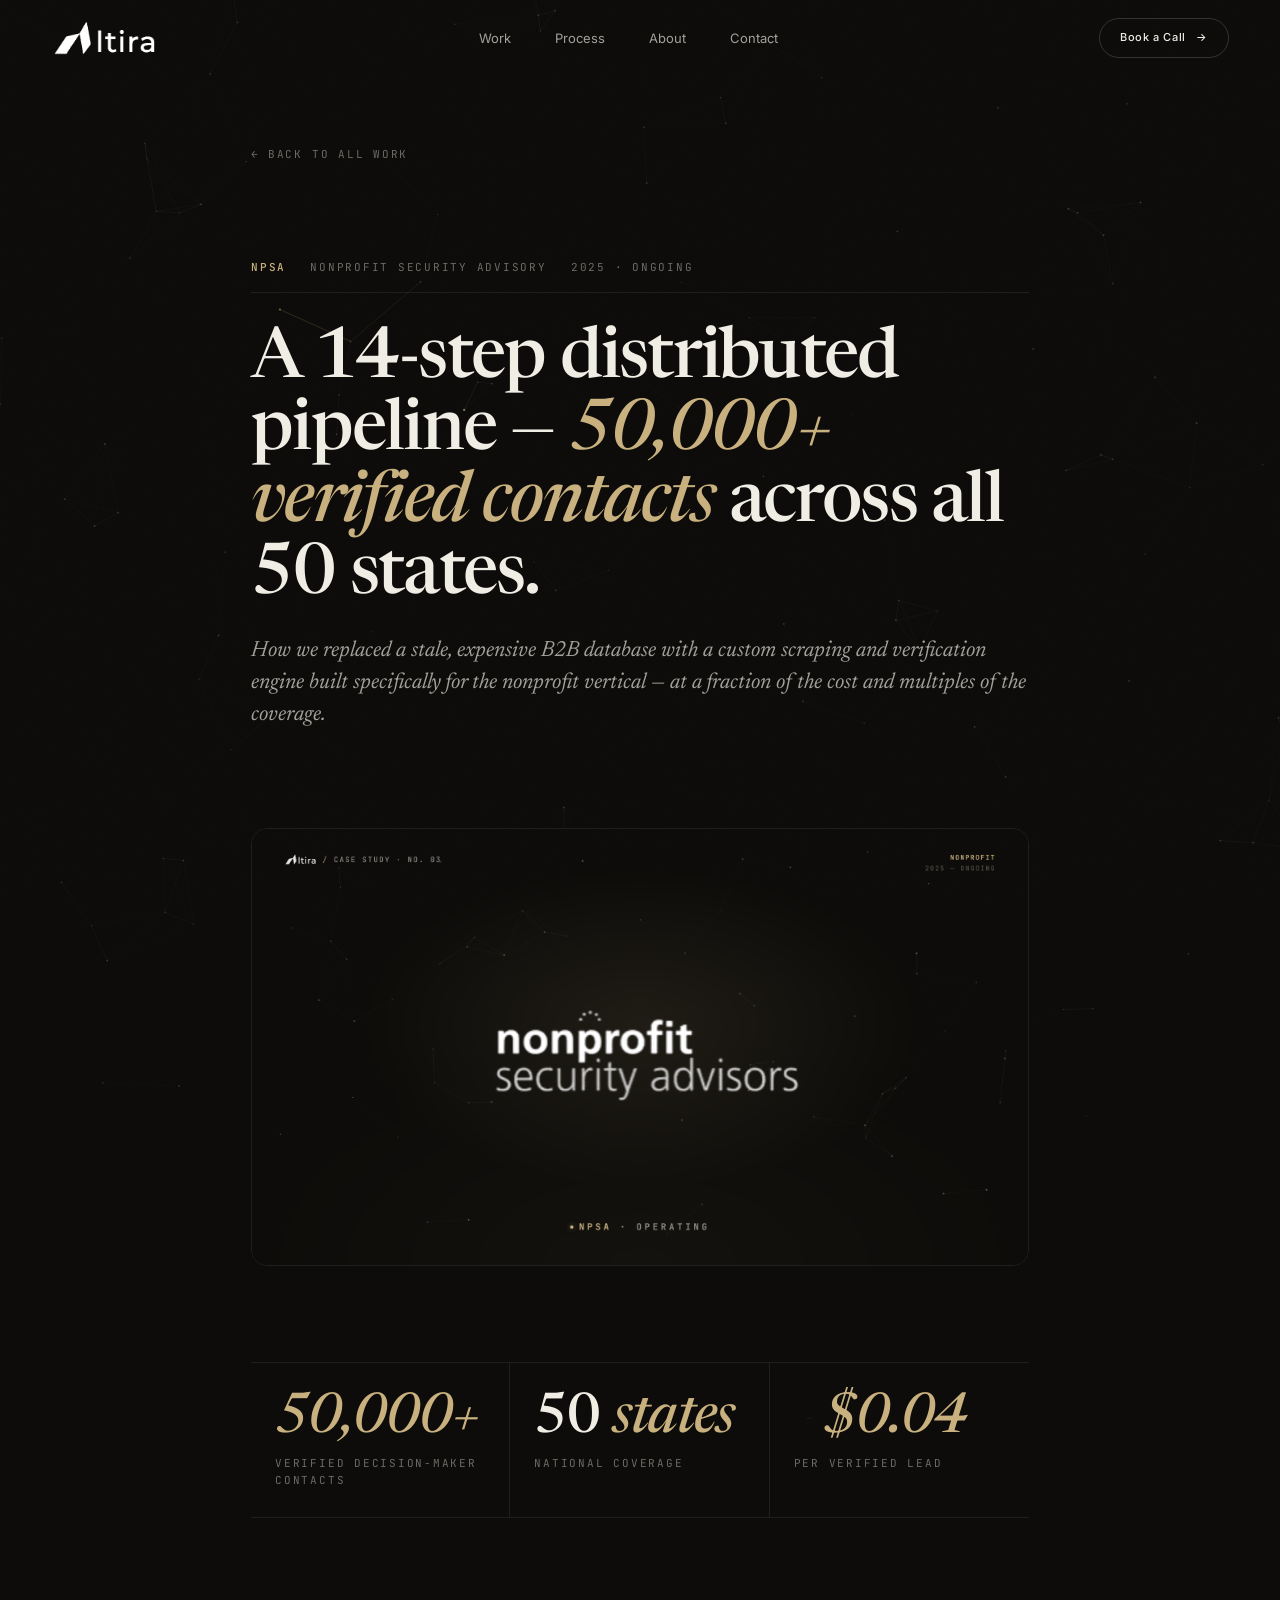
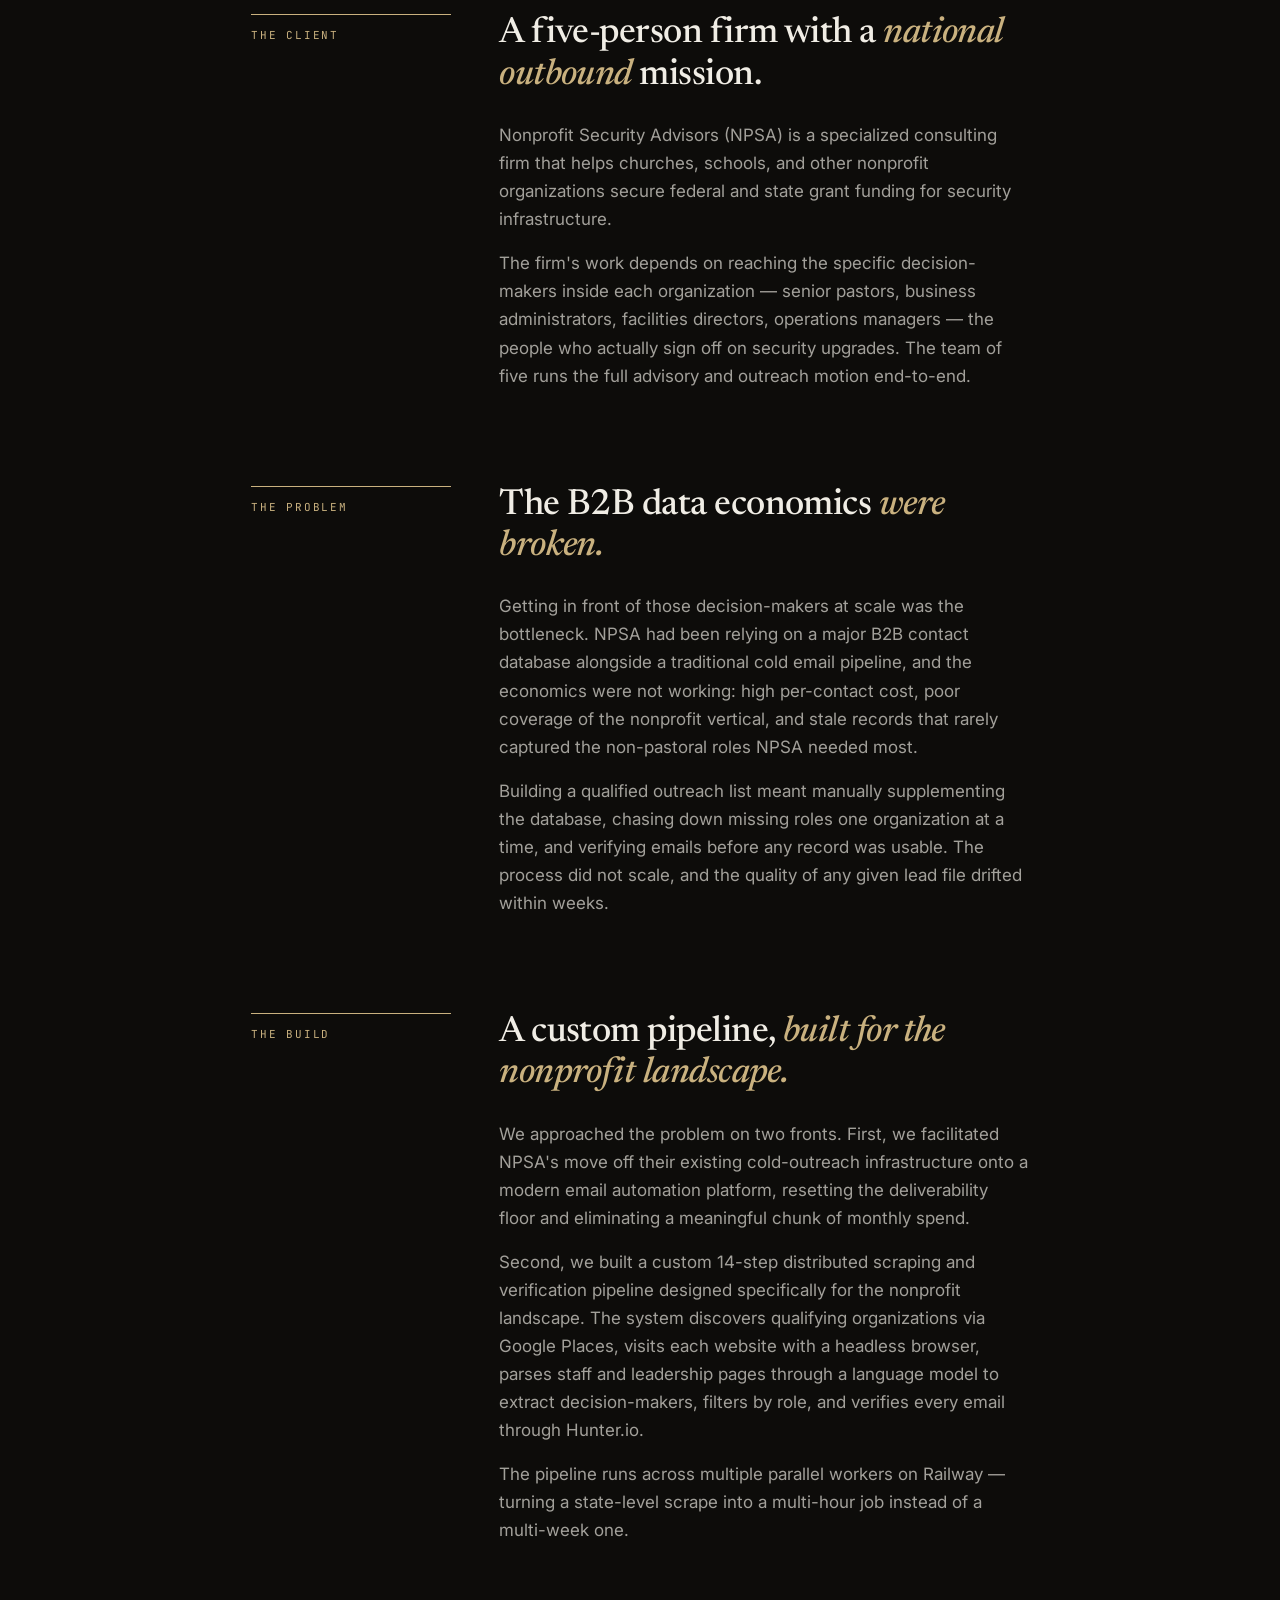
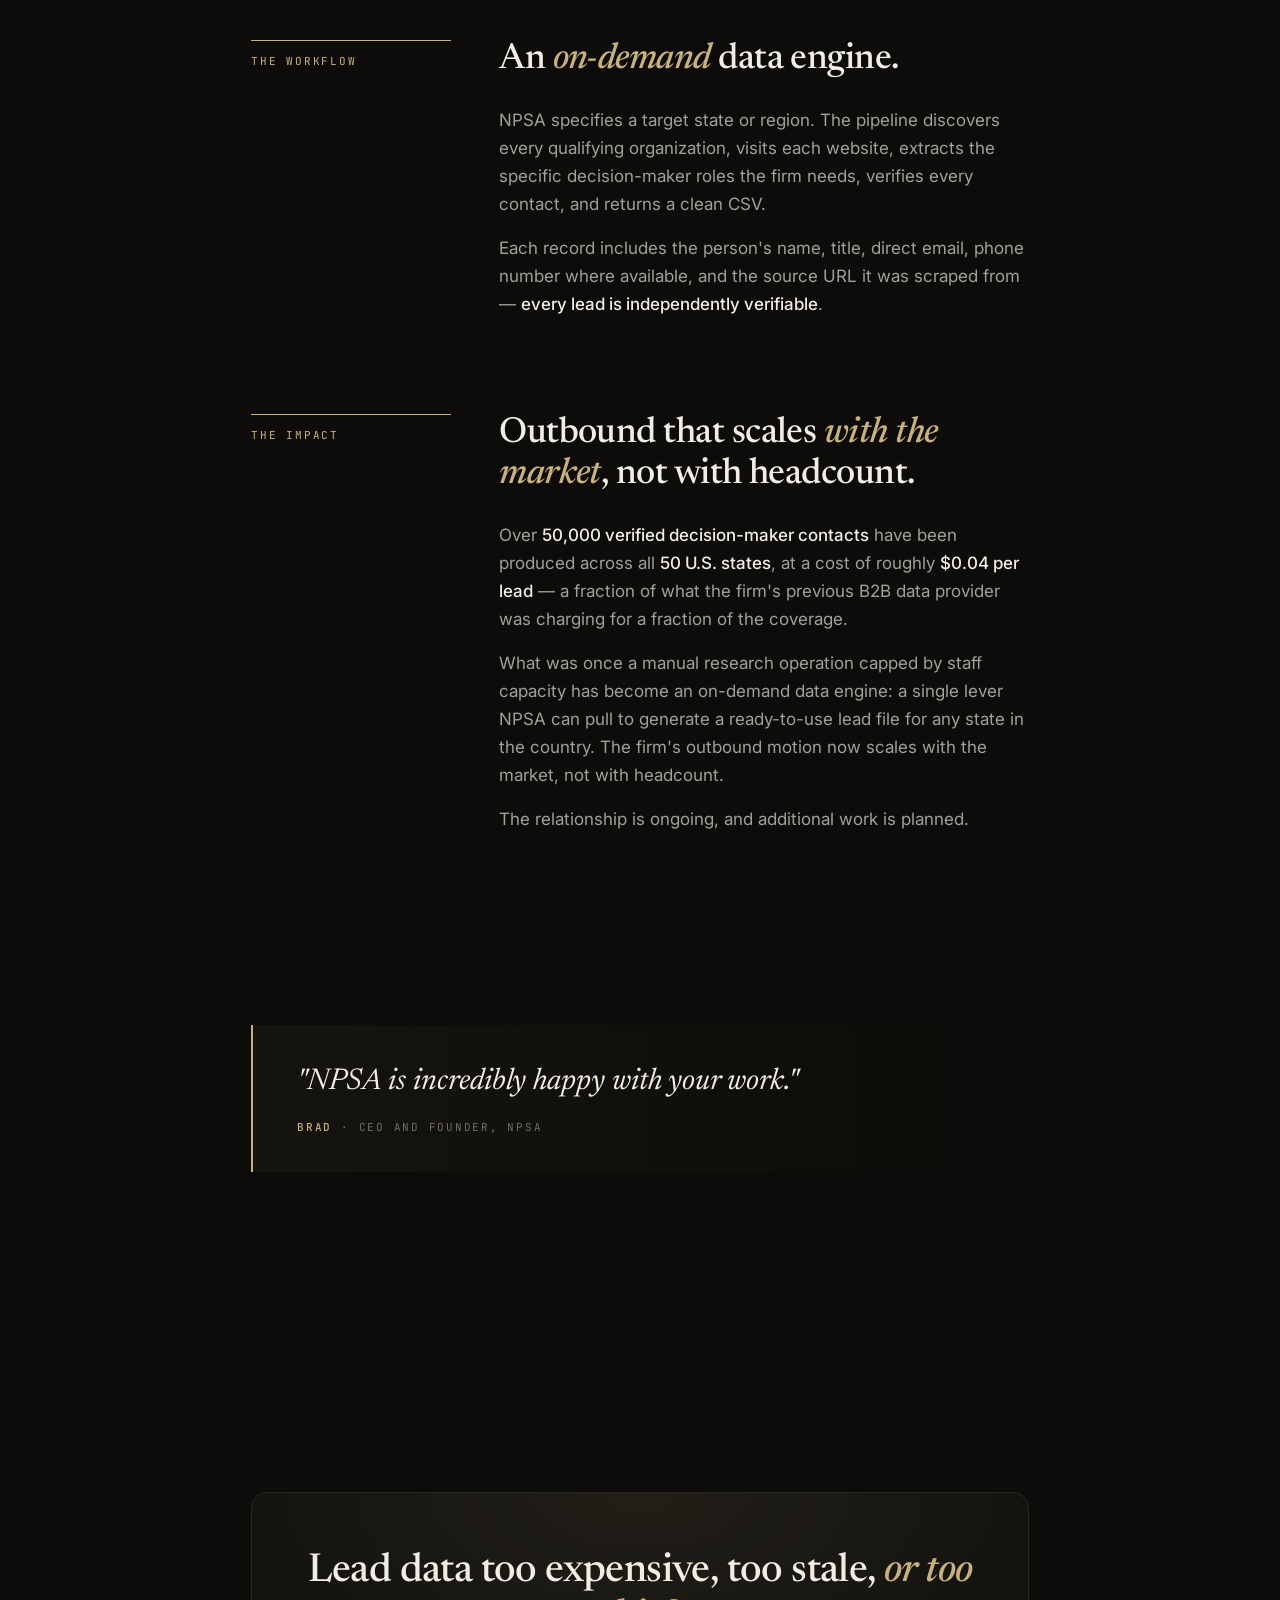
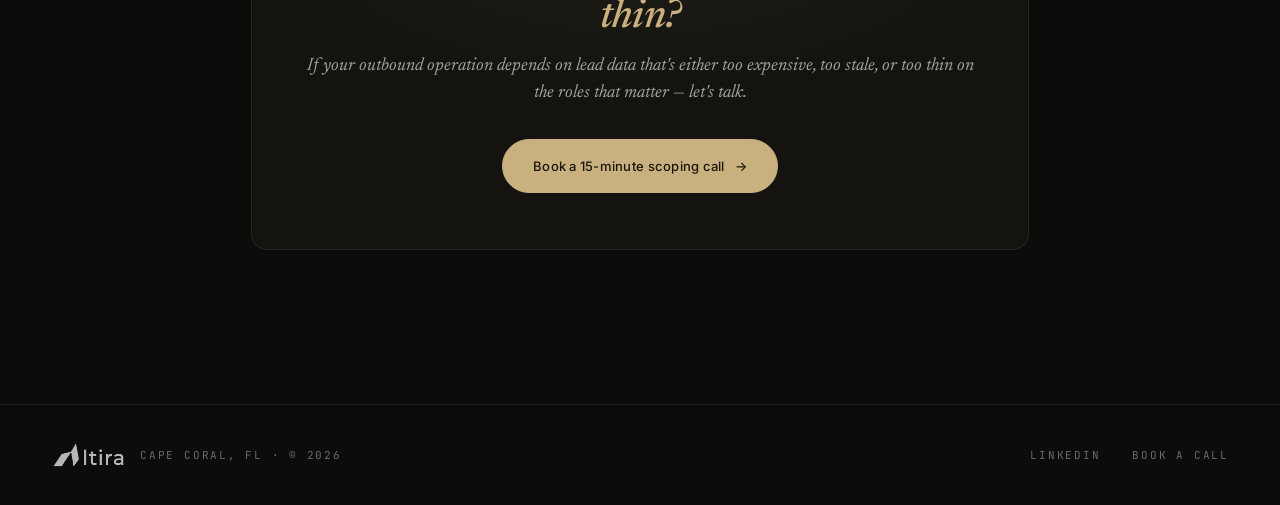
<file: case-studies/npsa.html>
<!DOCTYPE html>
<html lang="en">
<head>
<meta charset="UTF-8">
<meta name="viewport" content="width=device-width, initial-scale=1.0">
<meta name="description" content="NPSA case study — how Altira AI built a 14-step distributed scraping pipeline producing 50,000+ verified nonprofit decision-maker contacts at $0.04 per lead.">
<title>NPSA — Altira AI Case Study</title>
<link rel="preconnect" href="https://fonts.googleapis.com">
<link rel="preconnect" href="https://fonts.gstatic.com" crossorigin>
<link href="https://fonts.googleapis.com/css2?family=Inter:wght@400;500;600&family=Newsreader:opsz,ital,wght@6..72,0,400;6..72,0,500;6..72,0,600;6..72,1,400;6..72,1,500&family=JetBrains+Mono:wght@400;500&display=swap" rel="stylesheet">
<link rel="stylesheet" href="../styles/tokens.css">
<link rel="stylesheet" href="../styles/base.css">
<link rel="stylesheet" href="../styles/components.css">
</head>
<body>

<canvas id="constellation" aria-hidden="true"></canvas>

<header class="nav">
  <div class="nav__inner">
    <a href="../index.html" class="nav__brand" aria-label="Altira AI — home">
      <img src="../assets/logo-lockup.png" alt="Altira AI" class="nav__logo">
    </a>
    <nav class="nav__links" aria-label="primary">
      <a href="../index.html#work" class="nav__link">Work</a>
      <a href="../index.html#process" class="nav__link">Process</a>
      <a href="../index.html#about" class="nav__link">About</a>
      <a href="../index.html#contact" class="nav__link">Contact</a>
    </nav>
    <a class="btn btn--ghost btn--sm" href="https://calendly.com/koenullrich/discovery-call" target="_blank" rel="noopener">
      Book a Call <span class="btn__arrow">→</span>
    </a>
  </div>
</header>

<main>
<article class="study">
  <div class="container container--narrow">

    <a class="study__back" href="../index.html#work">
      <span class="study__back__arrow">←</span> Back to all work
    </a>

    <header class="study__header" data-reveal>
      <div class="study__meta">
        <span>NPSA</span>
        <span>Nonprofit Security Advisory</span>
        <span>2025 · Ongoing</span>
      </div>
      <h1 class="study__title">A 14-step distributed pipeline — <em>50,000+ verified contacts</em> across all 50 states.</h1>
      <p class="study__subtitle">How we replaced a stale, expensive B2B database with a custom scraping and verification engine built specifically for the nonprofit vertical — at a fraction of the cost and multiples of the coverage.</p>
    </header>

    <div class="study__cover" data-reveal>
      <img src="../assets/case-covers/npsa-cover.png" alt="NPSA case study cover">
    </div>

    <div class="study__glance" data-reveal>
      <div>
        <div class="glance__num"><span class="accent">50,000+</span></div>
        <div class="glance__label">Verified decision-maker contacts</div>
      </div>
      <div>
        <div class="glance__num">50 <em>states</em></div>
        <div class="glance__label">National coverage</div>
      </div>
      <div>
        <div class="glance__num"><em>~$0.04</em></div>
        <div class="glance__label">Per verified lead</div>
      </div>
    </div>

    <div class="study__body">

      <section class="study__section" data-reveal>
        <div class="study__section__label">The Client</div>
        <div>
          <h2 class="study__section__title">A five-person firm with a <em>national outbound</em> mission.</h2>
          <div class="study__section__prose">
            <p>Nonprofit Security Advisors (NPSA) is a specialized consulting firm that helps churches, schools, and other nonprofit organizations secure federal and state grant funding for security infrastructure.</p>
            <p>The firm's work depends on reaching the specific decision-makers inside each organization — senior pastors, business administrators, facilities directors, operations managers — the people who actually sign off on security upgrades. The team of five runs the full advisory and outreach motion end-to-end.</p>
          </div>
        </div>
      </section>

      <section class="study__section" data-reveal>
        <div class="study__section__label">The Problem</div>
        <div>
          <h2 class="study__section__title">The B2B data economics <em>were broken.</em></h2>
          <div class="study__section__prose">
            <p>Getting in front of those decision-makers at scale was the bottleneck. NPSA had been relying on a major B2B contact database alongside a traditional cold email pipeline, and the economics were not working: high per-contact cost, poor coverage of the nonprofit vertical, and stale records that rarely captured the non-pastoral roles NPSA needed most.</p>
            <p>Building a qualified outreach list meant manually supplementing the database, chasing down missing roles one organization at a time, and verifying emails before any record was usable. The process did not scale, and the quality of any given lead file drifted within weeks.</p>
          </div>
        </div>
      </section>

      <section class="study__section" data-reveal>
        <div class="study__section__label">The Build</div>
        <div>
          <h2 class="study__section__title">A custom pipeline, <em>built for the nonprofit landscape.</em></h2>
          <div class="study__section__prose">
            <p>We approached the problem on two fronts. First, we facilitated NPSA's move off their existing cold-outreach infrastructure onto a modern email automation platform, resetting the deliverability floor and eliminating a meaningful chunk of monthly spend.</p>
            <p>Second, we built a custom 14-step distributed scraping and verification pipeline designed specifically for the nonprofit landscape. The system discovers qualifying organizations via Google Places, visits each website with a headless browser, parses staff and leadership pages through a language model to extract decision-makers, filters by role, and verifies every email through Hunter.io.</p>
            <p>The pipeline runs across multiple parallel workers on Railway — turning a state-level scrape into a multi-hour job instead of a multi-week one.</p>
          </div>
        </div>
      </section>

      <section class="study__section" data-reveal>
        <div class="study__section__label">The Workflow</div>
        <div>
          <h2 class="study__section__title">An <em>on-demand</em> data engine.</h2>
          <div class="study__section__prose">
            <p>NPSA specifies a target state or region. The pipeline discovers every qualifying organization, visits each website, extracts the specific decision-maker roles the firm needs, verifies every contact, and returns a clean CSV.</p>
            <p>Each record includes the person's name, title, direct email, phone number where available, and the source URL it was scraped from — <strong>every lead is independently verifiable</strong>.</p>
          </div>
        </div>
      </section>

      <section class="study__section" data-reveal>
        <div class="study__section__label">The Impact</div>
        <div>
          <h2 class="study__section__title">Outbound that scales <em>with the market</em>, not with headcount.</h2>
          <div class="study__section__prose">
            <p>Over <strong>50,000 verified decision-maker contacts</strong> have been produced across all <strong>50 U.S. states</strong>, at a cost of roughly <strong>$0.04 per lead</strong> — a fraction of what the firm's previous B2B data provider was charging for a fraction of the coverage.</p>
            <p>What was once a manual research operation capped by staff capacity has become an on-demand data engine: a single lever NPSA can pull to generate a ready-to-use lead file for any state in the country. The firm's outbound motion now scales with the market, not with headcount.</p>
            <p>The relationship is ongoing, and additional work is planned.</p>
          </div>
        </div>
      </section>

      <div class="study__quote" data-reveal>
        <p class="study__quote__text">"NPSA is incredibly happy with your work."</p>
        <div class="study__quote__author"><strong>Brad</strong> · CEO and Founder, NPSA</div>
      </div>

      <div class="study__cta" data-reveal>
        <h3 class="study__cta__title">Lead data too expensive, too stale, <em>or too thin?</em></h3>
        <p class="study__cta__sub">If your outbound operation depends on lead data that's either too expensive, too stale, or too thin on the roles that matter — let's talk.</p>
        <a class="btn btn--primary" href="https://calendly.com/koenullrich/discovery-call" target="_blank" rel="noopener">
          Book a 15-minute scoping call <span class="btn__arrow">→</span>
        </a>
      </div>

    </div>
  </div>
</article>
</main>

<footer class="footer">
  <div class="footer__inner">
    <div class="footer__brand">
      <img src="../assets/logo-lockup.png" alt="Altira AI" class="footer__logo">
      <span class="footer__meta">Cape Coral, FL · © 2026</span>
    </div>
    <div class="footer__links">
      <a href="https://www.linkedin.com/in/koenullrich/" target="_blank" rel="noopener">LinkedIn</a>
      <a href="https://calendly.com/koenullrich/discovery-call" target="_blank" rel="noopener">Book a Call</a>
    </div>
  </div>
</footer>

<script src="../scripts/main.js"></script>
</body>
</html>
</file>
<file: styles/tokens.css>
/* ============================================================
   ALTIRA AI — DESIGN TOKENS
   Single source of truth. Champagne / dark / Newsreader+Inter.
   ============================================================ */

:root {
  /* COLOR — black ground, champagne accent */
  --color-bg-deep:   #0D0C0A;
  --color-bg-base:   #0D0C0A;
  --color-bg-mid:    #14130F;
  --color-bg-card:   rgba(255, 255, 255, 0.018);

  --color-text-primary:   #F0EDE5;
  --color-text-secondary: rgba(240, 237, 229, 0.66);
  --color-text-muted:     rgba(240, 237, 229, 0.42);
  --color-text-dim:       rgba(240, 237, 229, 0.20);

  --color-accent:              #C9B17F;
  --color-accent-dim:          rgba(201, 177, 127, 0.65);
  --color-accent-glow-strong:  rgba(201, 177, 127, 0.32);
  --color-accent-glow:         rgba(201, 177, 127, 0.16);
  --color-accent-glow-soft:    rgba(201, 177, 127, 0.06);

  --color-border:        rgba(255, 255, 255, 0.08);
  --color-border-strong: rgba(255, 255, 255, 0.16);
  --color-divider:       rgba(255, 255, 255, 0.05);

  /* TYPOGRAPHY */
  --font-serif: 'Newsreader', Georgia, 'Times New Roman', serif;
  --font-sans:  'Inter', system-ui, -apple-system, 'Segoe UI', sans-serif;
  --font-mono:  'JetBrains Mono', ui-monospace, 'SF Mono', Menlo, monospace;

  --fs-micro:   0.6875rem;  /* 11px — mono meta */
  --fs-small:   0.8125rem;  /* 13px — mono labels */
  --fs-body:    1rem;       /* 16px — body */
  --fs-body-lg: 1.125rem;   /* 18px */
  --fs-h4:      1.5rem;     /* 24px */
  --fs-h3:      2.125rem;   /* 34px */
  --fs-h2:      clamp(2.25rem, 4vw + 0.5rem, 4rem);
  --fs-h1:      clamp(3rem, 7vw + 0.75rem, 7.25rem);
  --fs-number:  clamp(2.5rem, 5vw, 4rem);
  --fs-stat:    clamp(2rem, 4vw, 3.5rem);

  --lh-tight: 1.0;
  --lh-snug:  1.15;
  --lh-base:  1.55;
  --lh-prose: 1.65;

  --tracking-wide:  0.16em;
  --tracking-wider: 0.32em;
  --tracking-tight: -0.025em;

  /* SPACING */
  --space-1: 0.25rem;
  --space-2: 0.5rem;
  --space-3: 0.75rem;
  --space-4: 1rem;
  --space-5: 1.5rem;
  --space-6: 2rem;
  --space-7: 2.75rem;
  --space-8: 4rem;
  --space-9: 6rem;
  --space-10: 8rem;
  --space-11: 10rem;

  --section-py: clamp(80px, 12vw, 160px);
  --container-px: clamp(20px, 4vw, 56px);
  --container-max: 1280px;
  --container-narrow: 880px;

  /* RADIUS */
  --radius-xs:   6px;
  --radius-sm:   10px;
  --radius-md:   16px;
  --radius-lg:   20px;
  --radius-xl:   28px;
  --radius-pill: 999px;
  --border-thin: 1px;

  /* SHADOWS */
  --shadow-lift:        0 24px 70px -22px rgba(0, 0, 0, 0.65), 0 10px 28px -10px rgba(0, 0, 0, 0.45);
  --shadow-glow:        0 0 40px rgba(201, 177, 127, 0.16);
  --shadow-glow-strong: 0 0 60px rgba(201, 177, 127, 0.30);

  /* MOTION */
  --ease-out: cubic-bezier(0.22, 1, 0.36, 1);
  --ease-in-out: cubic-bezier(0.76, 0, 0.24, 1);
  --ease-spring: cubic-bezier(0.34, 1.56, 0.64, 1);

  --dur-instant: 120ms;
  --dur-fast: 200ms;
  --dur-base: 360ms;
  --dur-slow: 600ms;
  --dur-crawl: 1200ms;

  /* Z */
  --z-bg: 0;
  --z-content: 5;
  --z-nav: 50;
  --z-modal: 100;
}
</file>
<file: styles/base.css>
/* ============================================================
   ALTIRA AI — base.css
   Reset + global typography + reveal base
   ============================================================ */

*, *::before, *::after { box-sizing: border-box; margin: 0; padding: 0; }
html { scroll-behavior: smooth; }
body {
  background: var(--color-bg-base);
  color: var(--color-text-primary);
  font-family: var(--font-sans);
  font-size: var(--fs-body);
  line-height: var(--lh-base);
  -webkit-font-smoothing: antialiased;
  -moz-osx-font-smoothing: grayscale;
  overflow-x: hidden;
}
a { color: inherit; text-decoration: none; }
img, svg, video { display: block; max-width: 100%; }
button { font: inherit; cursor: pointer; background: none; border: 0; color: inherit; }
input, textarea, select { font: inherit; color: inherit; }

/* Grain overlay — subtle film texture across the whole site */
body::before {
  content: '';
  position: fixed; inset: 0;
  background-image: url("data:image/svg+xml;utf8,<svg xmlns='http://www.w3.org/2000/svg'><filter id='n'><feTurbulence baseFrequency='0.9'/></filter><rect width='100%25' height='100%25' filter='url(%23n)' opacity='0.5'/></svg>");
  opacity: 0.05;
  pointer-events: none;
  z-index: 9000;
  mix-blend-mode: overlay;
}

/* Reveal animations */
[data-reveal] {
  opacity: 0;
  transform: translateY(28px);
  transition: opacity 1s var(--ease-out), transform 1s var(--ease-out);
  transition-delay: var(--reveal-delay, 0ms);
}
[data-reveal].is-visible {
  opacity: 1;
  transform: translateY(0);
}

/* Containers */
.container {
  width: 100%;
  max-width: var(--container-max);
  margin-inline: auto;
  padding-inline: var(--container-px);
  position: relative;
  z-index: var(--z-content);
}
.container--narrow { max-width: var(--container-narrow); }

/* Sections */
.section {
  padding-block: var(--section-py);
  position: relative;
}
.section + .section { border-top: 1px solid var(--color-border); }

/* Eyebrows */
.eyebrow {
  display: inline-block;
  font-family: var(--font-mono);
  font-size: var(--fs-micro);
  letter-spacing: var(--tracking-wider);
  text-transform: uppercase;
  color: var(--color-text-muted);
}

@media (prefers-reduced-motion: reduce) {
  *, *::before, *::after { animation-duration: 0.01ms !important; transition-duration: 0.01ms !important; }
  [data-reveal] { opacity: 1 !important; transform: none !important; }
  html { scroll-behavior: auto; }
}
</file>
<file: styles/components.css>
/* ============================================================
   ALTIRA AI — components.css
   All sections — redesigned in Newsreader / Inter / champagne
   ============================================================ */

/* ─────────── CONSTELLATION (massive, freeform background) ─────────── */
#constellation {
  position: fixed;
  /* Extend canvas beyond viewport so the network feels infinite */
  top: -25vh;
  left: -25vw;
  width: 150vw;
  height: 150vh;
  z-index: var(--z-bg);
  pointer-events: none;
  opacity: 0.85;
}

/* ─────────── NAV ─────────── */
.nav {
  position: fixed;
  top: 0; left: 0; right: 0;
  z-index: var(--z-nav);
  padding-inline: var(--container-px);
  padding-block: 18px;
  transition: background var(--dur-base) var(--ease-out), backdrop-filter var(--dur-base), border-color var(--dur-base);
  border-bottom: 1px solid transparent;
}
.nav.is-scrolled {
  background: rgba(13, 12, 10, 0.78);
  backdrop-filter: blur(18px);
  -webkit-backdrop-filter: blur(18px);
  border-bottom-color: var(--color-border);
}
.nav__inner {
  max-width: var(--container-max);
  margin-inline: auto;
  display: flex;
  align-items: center;
  justify-content: space-between;
  gap: var(--space-6);
}
.nav__brand { display: inline-flex; align-items: center; }
.nav__logo { height: 40px; width: auto; filter: brightness(0) invert(1); }
.nav__links { display: flex; gap: var(--space-7); }
.nav__link {
  font-family: var(--font-sans);
  font-size: var(--fs-small);
  color: var(--color-text-secondary);
  padding-block: var(--space-2);
  transition: color var(--dur-fast);
  position: relative;
}
.nav__link::after {
  content: '';
  position: absolute;
  left: 0; right: 100%; bottom: 0;
  height: 1px;
  background: var(--color-accent);
  transition: right var(--dur-base) var(--ease-out);
}
.nav__link:hover { color: var(--color-accent); }
.nav__link:hover::after { right: 0; }
@media (max-width: 720px) { .nav__links { display: none; } }

/* ─────────── BUTTONS ─────────── */
.btn {
  display: inline-flex;
  align-items: center;
  gap: 10px;
  font-family: var(--font-sans);
  font-size: var(--fs-small);
  font-weight: 500;
  letter-spacing: 0.02em;
  padding: 16px 30px;
  border-radius: var(--radius-pill);
  border: 1px solid transparent;
  transition: all var(--dur-base) var(--ease-out);
  white-space: nowrap;
}
.btn--sm { padding: 10px 20px; font-size: var(--fs-micro); letter-spacing: 0.06em; }
.btn--primary {
  background: var(--color-accent);
  color: #1a1408;
  border-color: var(--color-accent);
}
.btn--primary:hover { background: #d9c294; transform: translateY(-2px); box-shadow: var(--shadow-glow-strong); }
.btn--ghost {
  color: var(--color-text-primary);
  border-color: var(--color-border-strong);
  background: transparent;
}
.btn--ghost:hover { border-color: var(--color-accent); color: var(--color-accent); }
.btn__arrow {
  display: inline-block;
  transition: transform var(--dur-base) var(--ease-out);
}
.btn:hover .btn__arrow { transform: translateX(3px); }

/* ─────────── HERO ─────────── */
.hero {
  position: relative;
  min-height: 100vh;
  display: flex;
  align-items: center;
  justify-content: center;
  padding-top: 9rem;
  padding-bottom: 5rem;
  text-align: center;
}
.hero__content {
  position: relative;
  z-index: var(--z-content);
  max-width: var(--container-max);
  margin-inline: auto;
  padding-inline: var(--container-px);
  width: 100%;
}
.hero__cap {
  display: block;
  font-family: var(--font-mono);
  font-size: var(--fs-micro);
  letter-spacing: var(--tracking-wider);
  text-transform: uppercase;
  color: var(--color-accent);
  margin-bottom: var(--space-6);
  opacity: 0;
  animation: fadeIn 0.9s 0.2s var(--ease-out) forwards;
}
.hero__title {
  font-family: var(--font-serif);
  font-weight: 500;
  font-size: var(--fs-h1);
  line-height: 0.96;
  letter-spacing: var(--tracking-tight);
  max-width: 1100px;
  margin: 0 auto;
}
.hero__title-word {
  display: inline-block;
  opacity: 0;
  transform: translateY(28px);
  animation: heroRise 0.9s var(--ease-out) forwards;
  animation-delay: calc(0.4s + var(--i, 0) * 0.1s);
}
.hero__title-word--accent {
  font-style: italic;
  color: var(--color-accent);
}
@keyframes heroRise { to { opacity: 1; transform: translateY(0); } }
@keyframes fadeIn { to { opacity: 1; } }

.hero__counter {
  margin-top: var(--space-7);
  display: inline-flex;
  align-items: baseline;
  gap: 12px;
  font-family: var(--font-mono);
  font-size: var(--fs-small);
  letter-spacing: var(--tracking-wide);
  text-transform: uppercase;
  color: var(--color-text-muted);
  opacity: 0;
  animation: fadeIn 1s 1.6s var(--ease-out) forwards;
}
.hero__counter__stat { display: inline-flex; align-items: baseline; }
.hero__counter__num {
  font-family: var(--font-serif);
  font-style: italic;
  font-weight: 500;
  font-size: 38px;
  letter-spacing: -0.01em;
  color: var(--color-accent);
  line-height: 1;
  text-transform: none;
  font-variant-numeric: tabular-nums;
}
.hero__counter__plus {
  display: inline-block;
  max-width: 0;
  opacity: 0;
  overflow: hidden;
  font-family: var(--font-serif);
  font-style: italic;
  color: var(--color-accent);
  font-size: 38px;
  font-weight: 500;
  line-height: 1;
  transition: max-width 0.6s var(--ease-out), opacity 0.6s var(--ease-out);
}
.hero__counter__plus.is-visible { max-width: 30px; opacity: 1; }
.hero__counter__label { font-weight: 400; }

.hero__ctas {
  margin-top: var(--space-7);
  display: flex;
  gap: var(--space-4);
  justify-content: center;
  flex-wrap: wrap;
  opacity: 0;
  animation: fadeIn 1s 1.8s var(--ease-out) forwards;
}

/* ─────────── SECTION HEADER ─────────── */
.section__header { margin-bottom: var(--space-9); }
.section__header--center { text-align: center; }
.section__header .eyebrow { margin-bottom: var(--space-4); }
.section__title {
  font-family: var(--font-serif);
  font-weight: 500;
  font-size: var(--fs-h2);
  letter-spacing: var(--tracking-tight);
  line-height: var(--lh-snug);
  margin-bottom: var(--space-4);
}
.section__title em { font-style: italic; color: var(--color-accent); }
.section__subtitle {
  font-family: var(--font-serif);
  font-style: italic;
  font-size: var(--fs-body-lg);
  line-height: 1.45;
  color: var(--color-text-secondary);
  max-width: 720px;
}
.section__header--center .section__subtitle { margin-inline: auto; }

/* ─────────── PROCESS ─────────── */
.process__grid {
  display: grid;
  grid-template-columns: repeat(4, 1fr);
  gap: 1px;
  background: var(--color-border);
  border-block: 1px solid var(--color-border);
}
@media (max-width: 900px) { .process__grid { grid-template-columns: repeat(2, 1fr); } }
@media (max-width: 540px) { .process__grid { grid-template-columns: 1fr; } }
.process__step {
  background: var(--color-bg-base);
  padding: 36px 28px;
  transition: background var(--dur-base) var(--ease-out);
}
.process__step:hover { background: var(--color-bg-mid); }
.process__num {
  font-family: var(--font-serif);
  font-style: italic;
  font-weight: 500;
  font-size: 56px;
  letter-spacing: -0.03em;
  color: var(--color-accent);
  line-height: 1;
  margin-bottom: 22px;
  transition: transform var(--dur-base) var(--ease-out);
}
.process__step:hover .process__num { transform: translateY(-4px); }
.process__title {
  font-family: var(--font-serif);
  font-weight: 500;
  font-size: var(--fs-h4);
  letter-spacing: -0.01em;
  margin-bottom: 12px;
}
.process__copy { font-size: 14.5px; color: var(--color-text-secondary); line-height: 1.6; }

/* ─────────── SERVICES ─────────── */
.services__grid {
  display: grid;
  grid-template-columns: repeat(3, 1fr);
  gap: 0;
  border: 1px solid var(--color-border);
  border-radius: var(--radius-md);
  overflow: hidden;
  background: var(--color-bg-mid);
}
@media (max-width: 900px) { .services__grid { grid-template-columns: 1fr; } }
.service {
  padding: 40px 32px;
  border-right: 1px solid var(--color-border);
  transition: background var(--dur-base) var(--ease-out);
}
.service:last-child { border-right: 0; }
@media (max-width: 900px) {
  .service { border-right: 0; border-bottom: 1px solid var(--color-border); }
  .service:last-child { border-bottom: 0; }
}
.service:hover { background: rgba(201, 177, 127, 0.04); }
.service__icon {
  width: 44px; height: 44px;
  border: 1px solid var(--color-accent);
  border-radius: var(--radius-sm);
  display: flex; align-items: center; justify-content: center;
  color: var(--color-accent);
  margin-bottom: 28px;
  transition: all var(--dur-base) var(--ease-out);
}
.service:hover .service__icon { background: var(--color-accent); color: var(--color-bg-base); }
.service__icon svg { width: 22px; height: 22px; }
.service__title {
  font-family: var(--font-serif);
  font-weight: 500;
  font-size: 22px;
  letter-spacing: -0.01em;
  margin-bottom: 12px;
}
.service__desc { font-size: 14.5px; color: var(--color-text-secondary); line-height: 1.6; }

/* ─────────── PULL QUOTE BAND (between services & cases) ─────────── */
.pull-band {
  padding-block: 100px;
  text-align: center;
  border-top: 1px solid var(--color-border);
  border-bottom: 1px solid var(--color-border);
  background: linear-gradient(180deg, transparent, rgba(201, 177, 127, 0.025), transparent);
  position: relative;
}
.pull-band p {
  font-family: var(--font-serif);
  font-style: italic;
  font-weight: 400;
  font-size: clamp(28px, 3.4vw, 44px);
  line-height: 1.3;
  max-width: 1000px;
  margin: 0 auto;
  position: relative;
  z-index: var(--z-content);
}
.pull-band p em { font-style: italic; color: var(--color-accent); }
.pull-band__rule {
  width: 60px; height: 1px;
  background: var(--color-accent);
  margin: 28px auto 0;
}

/* ─────────── CASES ─────────── */
.cases__grid { display: grid; gap: 18px; }
.case {
  display: grid;
  grid-template-columns: 220px 1fr 200px;
  gap: 32px;
  padding: 24px;
  align-items: center;
  border: 1px solid var(--color-border);
  border-radius: var(--radius-md);
  background: var(--color-bg-mid);
  transition: all var(--dur-base) var(--ease-out);
  cursor: pointer;
}
@media (max-width: 800px) {
  .case { grid-template-columns: 1fr; gap: 16px; }
}
.case:hover {
  border-color: var(--color-accent-dim);
  transform: translateY(-2px);
  box-shadow: var(--shadow-lift), var(--shadow-glow);
}
.case__cover {
  border-radius: var(--radius-sm);
  overflow: hidden;
  border: 1px solid var(--color-border);
}
.case__cover img {
  width: 100%; height: auto;
  display: block;
  transition: transform 0.6s var(--ease-out);
}
.case:hover .case__cover img { transform: scale(1.04); }
.case__body { display: flex; flex-direction: column; gap: 10px; }
.case__meta {
  display: flex; gap: 12px;
  font-family: var(--font-mono);
  font-size: var(--fs-micro);
  letter-spacing: var(--tracking-wide);
  text-transform: uppercase;
  color: var(--color-text-muted);
}
.case__meta span:first-child { color: var(--color-accent); font-weight: 500; }
.case__title {
  font-family: var(--font-serif);
  font-weight: 500;
  font-size: var(--fs-h4);
  letter-spacing: -0.015em;
  line-height: 1.2;
}
.case__title em { font-style: italic; color: var(--color-accent); }
.case__result {
  font-family: var(--font-serif);
  font-style: italic;
  font-size: 15px;
  color: var(--color-text-secondary);
  border-left: 1px solid var(--color-accent-dim);
  padding-left: 14px;
  line-height: 1.5;
  margin-top: 4px;
}
.case__cta {
  font-family: var(--font-mono);
  font-size: var(--fs-micro);
  letter-spacing: var(--tracking-wide);
  text-transform: uppercase;
  color: var(--color-accent);
  display: inline-flex;
  align-items: center;
  gap: 6px;
  transition: gap var(--dur-base) var(--ease-out);
}
.case:hover .case__cta { gap: 12px; }

/* ─────────── ABOUT ─────────── */
.about {
  display: grid;
  grid-template-columns: 1fr 1fr;
  gap: 80px;
  align-items: start;
}
@media (max-width: 900px) { .about { grid-template-columns: 1fr; gap: 32px; } }
.about__main { display: flex; flex-direction: column; gap: 18px; }
.about__headline {
  font-family: var(--font-serif);
  font-weight: 500;
  font-size: clamp(28px, 3.4vw, 44px);
  letter-spacing: -0.015em;
  line-height: 1.2;
  margin-bottom: var(--space-3);
}
.about__headline em { font-style: italic; color: var(--color-accent); }
.about p { font-size: 17px; color: var(--color-text-secondary); line-height: 1.65; }
.about p strong { color: var(--color-text-primary); font-weight: 500; }
.about__stats {
  margin-top: var(--space-7);
  padding-top: var(--space-5);
  border-top: 1px solid var(--color-border);
  display: flex;
  flex-wrap: wrap;
  gap: var(--space-5);
}
.about__stats__item {
  font-family: var(--font-mono);
  font-size: var(--fs-micro);
  letter-spacing: var(--tracking-wide);
  text-transform: uppercase;
  color: var(--color-text-muted);
}

/* ─────────── FINAL CTA ─────────── */
.final {
  text-align: center;
  padding-block: clamp(100px, 14vw, 200px);
}
.final__title {
  font-family: var(--font-serif);
  font-weight: 500;
  font-size: clamp(48px, 7vw, 96px);
  letter-spacing: var(--tracking-tight);
  line-height: 1;
  margin-bottom: var(--space-5);
}
.final__title em { font-style: italic; color: var(--color-accent); }
.final__subtitle {
  font-family: var(--font-serif);
  font-style: italic;
  font-size: 20px;
  color: var(--color-text-secondary);
  max-width: 720px;
  margin: 0 auto var(--space-7);
  line-height: 1.45;
}

/* ─────────── FOOTER ─────────── */
.footer {
  border-top: 1px solid var(--color-border);
  padding: 36px var(--container-px);
  position: relative;
  z-index: var(--z-content);
}
.footer__inner {
  max-width: var(--container-max);
  margin-inline: auto;
  display: flex;
  justify-content: space-between;
  align-items: center;
  gap: var(--space-5);
  flex-wrap: wrap;
  font-family: var(--font-mono);
  font-size: var(--fs-micro);
  letter-spacing: var(--tracking-wide);
  text-transform: uppercase;
  color: var(--color-text-muted);
}
.footer__brand { display: flex; align-items: center; gap: 14px; }
.footer__logo { height: 28px; width: auto; filter: brightness(0) invert(1); opacity: 0.7; }
.footer__meta { color: var(--color-text-muted); }
.footer__links { display: flex; gap: var(--space-6); }
.footer__links a { transition: color var(--dur-fast); }
.footer__links a:hover { color: var(--color-accent); }

/* ─────────── CASE STUDY PAGES ─────────── */
.study {
  padding-top: 140px;
  padding-bottom: var(--section-py);
  position: relative;
  z-index: var(--z-content);
}
.study__back {
  display: inline-flex;
  align-items: center;
  gap: 8px;
  font-family: var(--font-mono);
  font-size: var(--fs-micro);
  letter-spacing: var(--tracking-wide);
  text-transform: uppercase;
  color: var(--color-text-muted);
  margin-bottom: var(--space-9);
  transition: gap var(--dur-base) var(--ease-out), color var(--dur-fast);
}
.study__back:hover { color: var(--color-accent); gap: 14px; }
.study__back__arrow { display: inline-block; }
.study__header { margin-bottom: var(--space-8); }
.study__meta {
  display: flex;
  gap: var(--space-5);
  flex-wrap: wrap;
  font-family: var(--font-mono);
  font-size: var(--fs-micro);
  letter-spacing: var(--tracking-wide);
  text-transform: uppercase;
  color: var(--color-text-muted);
  margin-bottom: var(--space-6);
  padding-bottom: var(--space-4);
  border-bottom: 1px solid var(--color-border);
}
.study__meta span:first-child { color: var(--color-accent); font-weight: 500; }
.study__title {
  font-family: var(--font-serif);
  font-weight: 500;
  font-size: clamp(40px, 5.5vw, 80px);
  letter-spacing: var(--tracking-tight);
  line-height: 1.02;
  margin-bottom: var(--space-5);
}
.study__title em { font-style: italic; color: var(--color-accent); }
.study__subtitle {
  font-family: var(--font-serif);
  font-style: italic;
  font-size: 22px;
  line-height: 1.45;
  color: var(--color-text-secondary);
}
.study__cover {
  margin-block: var(--space-9);
  border-radius: var(--radius-md);
  overflow: hidden;
  border: 1px solid var(--color-border);
}
.study__cover img { width: 100%; height: auto; display: block; }

.study__glance {
  display: grid;
  grid-template-columns: repeat(3, 1fr);
  gap: 0;
  border-block: 1px solid var(--color-border);
  margin-block: var(--space-9);
}
@media (max-width: 720px) { .study__glance { grid-template-columns: 1fr; } }
.study__glance > div {
  padding: 28px 24px;
  border-right: 1px solid var(--color-border);
}
.study__glance > div:last-child { border-right: 0; }
@media (max-width: 720px) {
  .study__glance > div { border-right: 0; border-bottom: 1px solid var(--color-border); }
  .study__glance > div:last-child { border-bottom: 0; }
}
.glance__num {
  font-family: var(--font-serif);
  font-weight: 500;
  font-size: clamp(36px, 4.4vw, 56px);
  letter-spacing: -0.02em;
  line-height: 1;
  margin-bottom: 8px;
  font-variant-numeric: tabular-nums;
}
.glance__num em { font-style: italic; color: var(--color-accent); }
.glance__num .accent { color: var(--color-accent); font-style: italic; }
.glance__label {
  font-family: var(--font-mono);
  font-size: var(--fs-micro);
  letter-spacing: var(--tracking-wide);
  text-transform: uppercase;
  color: var(--color-text-muted);
}

.study__body { display: flex; flex-direction: column; gap: var(--space-9); }
.study__section {
  display: grid;
  grid-template-columns: 200px 1fr;
  gap: 48px;
  align-items: start;
}
@media (max-width: 800px) { .study__section { grid-template-columns: 1fr; gap: 12px; } }
.study__section__label {
  font-family: var(--font-mono);
  font-size: var(--fs-micro);
  letter-spacing: var(--tracking-wide);
  text-transform: uppercase;
  color: var(--color-accent);
  padding-top: 12px;
  border-top: 1px solid var(--color-accent);
  align-self: start;
}
.study__section__title {
  font-family: var(--font-serif);
  font-weight: 500;
  font-size: clamp(26px, 3vw, 36px);
  letter-spacing: -0.015em;
  line-height: 1.15;
  margin-bottom: var(--space-5);
}
.study__section__title em { font-style: italic; color: var(--color-accent); }
.study__section__prose { display: flex; flex-direction: column; gap: 16px; }
.study__section__prose p { font-size: 17px; color: var(--color-text-secondary); line-height: 1.65; }
.study__section__prose p strong { color: var(--color-text-primary); font-weight: 500; }

.study__quote {
  margin-block: var(--space-9);
  padding: 36px 44px;
  border-left: 2px solid var(--color-accent);
  background: linear-gradient(90deg, rgba(201, 177, 127, 0.05), transparent);
  border-radius: 0 var(--radius-md) var(--radius-md) 0;
}
.study__quote__text {
  font-family: var(--font-serif);
  font-style: italic;
  font-weight: 400;
  font-size: clamp(22px, 2.4vw, 30px);
  line-height: 1.4;
  color: var(--color-text-primary);
  margin-bottom: var(--space-4);
}
.study__quote__author {
  font-family: var(--font-mono);
  font-size: var(--fs-micro);
  letter-spacing: var(--tracking-wide);
  text-transform: uppercase;
  color: var(--color-text-muted);
}
.study__quote__author strong { color: var(--color-accent); font-weight: 500; }

.study__cta {
  margin-top: var(--space-10);
  padding: 56px 44px;
  text-align: center;
  border: 1px solid var(--color-border);
  border-radius: var(--radius-md);
  background: var(--color-bg-mid);
  position: relative;
  overflow: hidden;
}
.study__cta::before {
  content: '';
  position: absolute; inset: 0;
  background: radial-gradient(ellipse 600px 300px at 50% 0%, rgba(201, 177, 127, 0.08), transparent 70%);
  pointer-events: none;
}
.study__cta__title {
  font-family: var(--font-serif);
  font-weight: 500;
  font-size: clamp(26px, 3.2vw, 40px);
  letter-spacing: -0.015em;
  line-height: 1.15;
  margin-bottom: var(--space-3);
  position: relative;
}
.study__cta__title em { font-style: italic; color: var(--color-accent); }
.study__cta__sub {
  font-family: var(--font-serif);
  font-style: italic;
  font-size: 18px;
  color: var(--color-text-secondary);
  line-height: 1.5;
  max-width: 720px;
  margin: 0 auto var(--space-6);
  position: relative;
}
</file>
